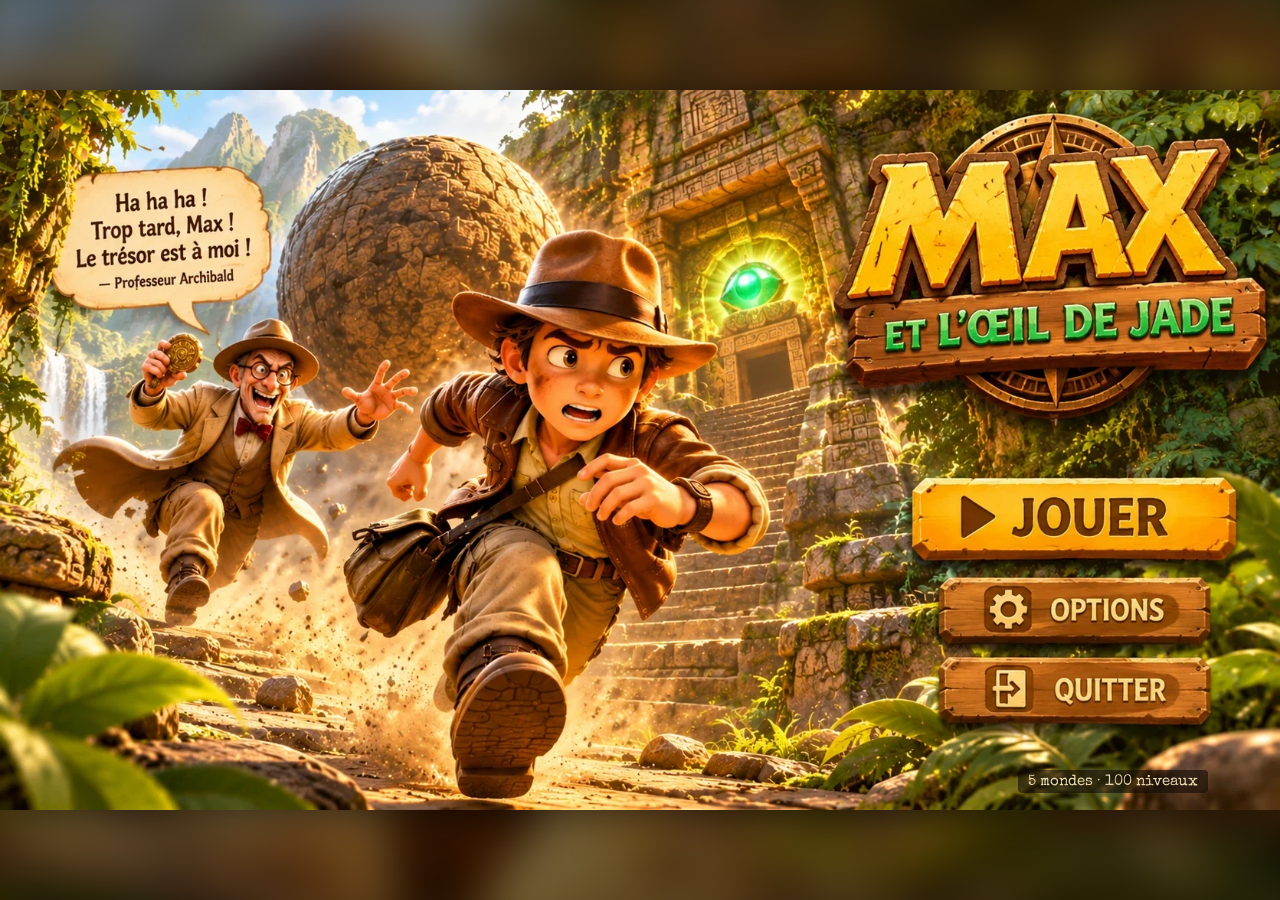
<file: jeu/index.html>
<!doctype html>
<html lang="fr">
<head>
<meta charset="utf-8">
<meta name="viewport" content="width=device-width, initial-scale=1, viewport-fit=cover, user-scalable=no">
<link rel="manifest" href="manifest.webmanifest">
<link rel="apple-touch-icon" href="icons/icon-192.png">
<meta name="apple-mobile-web-app-status-bar-style" content="black-translucent">
<meta name="apple-mobile-web-app-title" content="Max">
<!--CONTENU-->
<title>Max et l'Œil de Jade</title>
<meta name="claude:viewport-fit-sides" content="cover">
<meta name="theme-color" content="#0d0906">
<meta name="apple-mobile-web-app-capable" content="yes">
<meta name="mobile-web-app-capable" content="yes">
<link rel="preconnect" href="https://fonts.googleapis.com">
<link rel="preconnect" href="https://fonts.gstatic.com" crossorigin>
<link rel="stylesheet" href="https://fonts.googleapis.com/css2?family=Alfa+Slab+One&family=Special+Elite&family=Silkscreen:wght@400;700&family=JetBrains+Mono:wght@400;600&display=swap">
<style>
  /* Affiche de film d'aventure : torche, pierre, or vieilli. Une seule ambiance sombre et chaude,
     volontairement sans thème clair. Le jeu occupe tout l'écran, les menus sont posés dessus. */
  :root {
    --nuit: #0d0906;
    --pierre: #3a2a18;
    --parchemin: #ecdcb4;
    --or: #e2a640;
    --or-fonce: #8a5a1c;
    --sang: #c8432f;
    --texte: #f1e6cc;
    --terne: #b8a682;
    --f-titre: "Alfa Slab One", "Rockwell", Georgia, serif;
    --f-carnet: "Special Elite", "Courier New", monospace;
    --f-pix: "Silkscreen", "Courier New", monospace;
    --f-txt: "JetBrains Mono", ui-monospace, "Courier New", monospace;
    color-scheme: dark;
  }
  [hidden] { display: none !important; }
  html, body { height: 100%; }
  body {
    margin: 0; background: var(--nuit); color: var(--texte); font-family: var(--f-txt);
    overflow: hidden; touch-action: none; -webkit-user-select: none; user-select: none;
    -webkit-tap-highlight-color: transparent; overscroll-behavior: none;
  }
  /* Paysage forcé : quand le téléphone est tenu droit (rotation automatique coupée, iPhone…),
     tout le jeu est affiché de côté ; il suffit de tourner le téléphone. */
  #rot { position: fixed; inset: 0; }
  body.rot #rot { inset: auto; top: 0; transform-origin: 0 0; transform: rotate(90deg); }
  body.rot .panneau { touch-action: pan-x pan-y; }
  #cadre { position: fixed; inset: 0; display: grid; place-items: center; }
  #zone { width: 100%; height: 100%; display: grid; place-items: center; min-width: 0; }
  #scene { position: relative; }
  #jeu { display: block; width: 100%; height: 100%; }
  button { font: inherit; color: inherit; }
  :focus-visible { outline: 2px solid var(--or); outline-offset: 3px; }

  #btn-pause {
    position: fixed; top: calc(env(safe-area-inset-top, 0px) + 6px); right: calc(env(safe-area-inset-right, 0px) + 8px);
    width: 46px; height: 40px; border: 1px solid rgba(241,230,204,.25); border-radius: 6px;
    background: rgba(6,8,6,.6); display: none; place-items: center; cursor: pointer; z-index: 5;
  }
  #btn-pause span { display: block; width: 12px; height: 12px; border-left: 4px solid var(--texte); border-right: 4px solid var(--texte); box-sizing: border-box; }
  body.en-jeu #btn-pause { display: grid; }
  #btn-passer, #btn-amulette {
    position: fixed; z-index: 5; left: 50%; transform: translateX(-50%);
    bottom: calc(env(safe-area-inset-bottom, 0px) + 14px);
    font-family: var(--f-carnet); font-size: 14px; color: #2a1606; cursor: pointer;
    padding: 8px 14px; border-radius: 999px; border: 2px solid #f3c66b;
    background: linear-gradient(#f4c76c, #d38f2c); box-shadow: 0 3px 0 #6e4313, 0 6px 14px rgba(0,0,0,.45);
    animation: invite 1.6s ease-in-out infinite;
  }
  #btn-passer b { font-family: var(--f-titre); font-weight: 400; margin-left: 4px; }
  #btn-amulette { background: linear-gradient(#6fe0a8, #2a9a62); border-color: #a8f0cc; color: #062414; box-shadow: 0 3px 0 #145034, 0 6px 14px rgba(0,0,0,.45); }
  body:not(.en-jeu) #btn-passer, body:not(.en-jeu) #btn-amulette { display: none; }
  @keyframes invite { 0%, 100% { transform: translateX(-50%) scale(1) } 50% { transform: translateX(-50%) scale(1.05) } }
  @media (prefers-reduced-motion: reduce) { #btn-passer, #btn-amulette { animation: none; } }
  .compte-relance { font-family: var(--f-pix); font-size: 28px; color: var(--or); margin: 0; }
  .offres { display: grid; gap: 10px; }
  .offre { display: flex; align-items: center; justify-content: space-between; gap: 12px; flex-wrap: wrap; padding: 10px 12px; border: 1px solid rgba(236,220,180,.25); border-radius: 6px; background: rgba(236,220,180,.05); }
  .offre p { margin: 0; font-size: 14px; color: var(--parchemin); min-width: 0; }
  .offre small { display: block; color: var(--terne); font-size: 12px; }
  .solde { margin: 0; font-family: var(--f-pix); font-size: 15px; color: var(--jade, #3fd08a); }
  .ecran-video { position: relative; aspect-ratio: 16 / 9; max-height: 34vh; width: 100%; border-radius: 6px; background: linear-gradient(135deg, #1d140c, #3a2a18); display: grid; place-items: center; overflow: hidden; border: 1px solid rgba(236,220,180,.25); }
  .pub-demo { margin: 0; padding: 0 18px; text-align: center; font-size: 13px; color: var(--terne); max-width: 40ch; }
  .pub-compte { position: absolute; right: 10px; bottom: 6px; margin: 0; font-family: var(--f-pix); font-size: 18px; color: var(--or); }

  /* ---------- Contrôles tactiles ---------- */
  .pad { position: fixed; bottom: calc(env(safe-area-inset-bottom, 0px) + 10px); display: none; gap: 8px; z-index: 4; }
  body.tactile.en-jeu .pad { display: flex; }
  .pad.gauche { left: calc(env(safe-area-inset-left, 0px) + 10px); }
  .pad.droite { right: calc(env(safe-area-inset-right, 0px) + 10px); grid-template-columns: 76px 76px; justify-items: center; bottom: calc(env(safe-area-inset-bottom, 0px) + 14px); }
  body.tactile.en-jeu .pad.droite { display: grid; }
  .pad.droite .saut { grid-column: 1 / -1; justify-self: stretch; }
  .touche {
    width: 56px; height: 56px; border-radius: 50%; border: 2px solid rgba(241,230,204,.28);
    background: rgba(6,8,6,.28); display: grid; place-items: center;
    font-family: var(--f-pix); font-size: 11px; letter-spacing: .06em; color: rgba(241,230,204,.85);
    touch-action: none; transition: background .06s, transform .06s;
    position: relative;
  }
  /* zone de toucher plus large que le bouton dessiné : un appui un peu à côté compte quand même */
  .touche::after { content: ""; position: absolute; inset: -10px; border-radius: 50%; }
  /* SAUT : un grand rectangle, et sa zone de toucher va jusqu'aux bords de l'écran */
  .touche.saut::after { inset: -6px -40px -40px -26px; border-radius: 18px; }
  .touche.on { background: rgba(226,166,64,.35); border-color: var(--or); transform: scale(.94); }
  .touche.saut { width: auto; height: 84px; border-radius: 18px; font-size: 14px; }
  .touche.tnt { color: var(--sang); }
  /* flèches : deux grandes touches collées ; on glisse le doigt de l'une à l'autre sans le lever,
     et toute la zone autour (et entre) compte : moitié gauche = ◀, moitié droite = ▶ */
  .pad.gauche { gap: 4px; touch-action: none; }
  .pad.gauche::before { content: ""; position: absolute; inset: -26px -30px -12px -12px; }
  .touche.dir { width: 88px; height: 70px; border-radius: 24px; pointer-events: none; }
  .touche.dir .fleche { border-top-width: 14px; border-bottom-width: 14px; }
  .touche.dir .fleche.g { border-right-width: 20px; }
  .touche.dir .fleche.d { border-left-width: 20px; }
  @media (max-height: 340px) { .touche.dir { width: 76px; height: 60px; } .touche.saut { height: 72px; } .pad.droite { grid-template-columns: 70px 70px; } }
  .fleche { width: 0; height: 0; border-top: 11px solid transparent; border-bottom: 11px solid transparent; }
  .fleche.g { border-right: 16px solid currentColor; margin-right: 4px; }
  .fleche.d { border-left: 16px solid currentColor; margin-left: 4px; }

  /* ---------- Panneaux ---------- */
  .panneau {
    position: fixed; inset: 0; z-index: 10; display: grid; place-items: center;
    padding-block: max(16px, env(safe-area-inset-top, 0px)) max(16px, env(safe-area-inset-bottom, 0px));
    padding-left: max(16px, env(safe-area-inset-left, 0px)); padding-right: max(16px, env(safe-area-inset-right, 0px));
    background: rgba(13,9,6,.88); overflow-y: auto; touch-action: pan-y;
  }
  .carte { width: min(100%, 580px); display: grid; gap: 14px; }
  /* un panneau plus haut que l'écran reste défilable depuis le haut */
  .panneau:not(.accueil) { place-items: start center; }
  .panneau:not(.accueil) > .carte { margin-block: auto; }
  .surtitre { font-family: var(--f-pix); font-size: 12px; letter-spacing: .14em; color: var(--terne); margin: 0; }
  h2 { font-family: var(--f-titre); font-weight: 400; font-size: 30px; margin: 0; color: var(--or); letter-spacing: .01em; }
  .recit { margin: 0; color: var(--terne); line-height: 1.55; font-size: 15px; max-width: 60ch; }
  .actions { display: flex; flex-wrap: wrap; gap: 10px; align-items: center; }
  .bouton {
    font-family: var(--f-titre); font-size: 17px; letter-spacing: .03em; padding: 12px 22px; border-radius: 3px; cursor: pointer;
    border: 2px solid #f3c66b; color: #2a1606;
    background: linear-gradient(#f4c76c, #d38f2c);
    box-shadow: 0 3px 0 #6e4313, 0 6px 14px rgba(0,0,0,.45);
    text-shadow: 0 1px 0 rgba(255,235,190,.6);
  }
  .bouton:active { transform: translateY(2px); box-shadow: 0 1px 0 #6e4313; }
  .bouton.discret { font-family: var(--f-carnet); font-size: 15px; background: rgba(236,220,180,.08); color: var(--parchemin); border-color: rgba(236,220,180,.35); box-shadow: none; text-shadow: none; }

  /* ---------- Accueil ---------- */
  .presente { font-family: var(--f-carnet); font-size: 15px; color: var(--terne); margin: 0; letter-spacing: .04em; }
  .titre {
    margin: 0; font-family: var(--f-titre); font-weight: 400; line-height: .9; text-wrap: balance;
    transform: rotate(-3deg); transform-origin: left center;
    color: #f5c463;
    background: linear-gradient(180deg, #fff0b8 0%, #f2b94a 45%, #b9711f 100%);
    -webkit-background-clip: text; background-clip: text; -webkit-text-fill-color: transparent;
    filter: drop-shadow(0 2px 0 #5a3410) drop-shadow(0 4px 0 #3a210a) drop-shadow(0 10px 14px rgba(0,0,0,.7));
  }
  .titre .l1 { display: block; font-size: clamp(30px, 5.2vw, 56px); letter-spacing: .02em; }
  .titre .l2 { display: block; font-size: clamp(44px, 7vw, 76px); letter-spacing: .01em; white-space: nowrap; }
  .citation-accueil { margin: 6px 0 0; font-family: var(--f-carnet); font-size: 16px; color: var(--parchemin); max-width: 36ch; line-height: 1.4; transition: opacity .35s; min-height: 2.8em; }
  .citation-accueil.fondu { opacity: 0; }
  .signature { display: block; font-size: 13px; color: var(--or); margin-top: 2px; }
  .stats-accueil { margin: 0; font-family: var(--f-carnet); font-size: 13px; color: var(--terne); }
  .astuce { margin: 0; font-size: 12px; color: var(--terne); border-left: 2px solid var(--or); padding-left: 10px; }
  .clavier { font-size: 12px; color: var(--terne); margin: 0; line-height: 1.6; }
  .clavier kbd { font-family: var(--f-txt); color: var(--texte); border: 1px solid rgba(241,230,204,.25); border-radius: 3px; padding: 0 4px; }
  body.tactile .clavier { display: none; }

  /* ---------- Accueil : l'affiche, toujours entière ; boutons posés sur ceux de l'image ---------- */
  #ecran-titre.accueil { padding: 0; place-items: center; background: var(--nuit); overflow: hidden; }
  #ecran-titre.accueil::before {
    content: ""; position: absolute; inset: -40px;
    background: url("images/accueil.webp") center / cover no-repeat;
    filter: blur(24px) brightness(.45) saturate(1.1);
  }
  .affiche {
    position: relative; aspect-ratio: 1671 / 941;
    width: min(100vw, 100vh * 1671 / 941); width: min(100vw, 100dvh * 1671 / 941);
    width: min(var(--lw, 100vw), var(--lh, 100vh) * 1671 / 941);
    max-width: 100%; box-shadow: 0 0 40px rgba(0,0,0,.6);
  }
  .affiche img { display: block; width: 100%; height: 100%; -webkit-user-drag: none; }
  .zone { position: absolute; border: 0; padding: 0; background: transparent; cursor: pointer; border-radius: 10px; transition: background .12s, box-shadow .12s, transform .08s; }
  .zone:hover, .zone:focus-visible { background: rgba(255,235,170,.14); box-shadow: 0 0 0 3px rgba(255,214,120,.75), 0 0 24px rgba(255,200,90,.45); outline: none; }
  .zone:active { transform: translateY(2px); background: rgba(0,0,0,.12); }
  .z-jouer { left: 71.2%; top: 54%; width: 25.2%; height: 11.2%; }
  .z-options { left: 73.4%; top: 68%; width: 21.1%; height: 8.8%; }
  .z-quitter { left: 73.4%; top: 79.1%; width: 21.1%; height: 8.8%; }
  .progression {
    position: absolute; right: 5.6%; bottom: 2.4%; margin: 0;
    font-family: var(--f-carnet); font-size: clamp(11px, 1.5vw, 15px); color: var(--parchemin);
    background: rgba(20,12,5,.62); padding: 4px 10px; border-radius: 4px;
  }
  @media (prefers-reduced-motion: reduce) { .zone { transition: none; } }

  /* ---------- Choix du niveau ---------- */
  /* ---------- Fin de niveau : le récit ---------- */
  .recit-carte { width: min(100%, 640px); }
  .recit-ligne { display: grid; grid-template-columns: 80px 1fr; gap: 16px; align-items: start; }
  .recit-portrait { width: 80px; height: 96px; image-rendering: pixelated; background: rgba(236,220,180,.08); border: 1px solid rgba(236,220,180,.25); border-radius: 6px; }
  .recit-bulle { margin: 0; font-family: var(--f-carnet); font-size: 18px; line-height: 1.5; color: var(--parchemin); background: rgba(236,220,180,.07); border-left: 3px solid var(--or); padding: 10px 14px; border-radius: 0 6px 6px 0; }
  .recit-badge { display: inline-block; margin: 0 0 8px; font-family: var(--f-pix); font-size: 11px; letter-spacing: .12em; text-transform: uppercase; background: #3d6c8c; color: #fff; padding: 2px 8px; border-radius: 4px; }
  .recit-morts { font-family: var(--f-pix); font-size: 12px; color: var(--terne); }

  /* ---------- Carte des mondes ---------- */
  .panneau.mondes { padding: 0; place-items: stretch; background: radial-gradient(circle at 50% 40%, #4a3020, #1a0f08 75%); overflow: hidden; }
  .mondes-carte { position: absolute; inset: 0; display: grid; place-items: center;
    padding: env(safe-area-inset-top, 0px) env(safe-area-inset-right, 0px) env(safe-area-inset-bottom, 0px) env(safe-area-inset-left, 0px); }
  .mo-svg { width: 100%; height: 100%; display: block; }
  .mo-retour { position: absolute; top: calc(env(safe-area-inset-top, 0px) + 8px); left: calc(env(safe-area-inset-left, 0px) + 10px); z-index: 2; background: rgba(20,12,6,.75) !important; }
  .mo-fleche { position: absolute; top: calc(env(safe-area-inset-top, 0px) + 8px); z-index: 2; min-width: 52px; padding: 10px 0 !important; background: rgba(20,12,6,.75) !important; }
  .mo-prec { right: calc(env(safe-area-inset-right, 0px) + 70px); }
  .mo-suiv { right: calc(env(safe-area-inset-right, 0px) + 10px); }
  .mo-msg { position: absolute; left: 50%; bottom: 14px; transform: translateX(-50%); margin: 0; z-index: 3; background: rgba(20,12,6,.9); color: var(--parchemin);
    border: 1px solid var(--or); border-radius: 6px; padding: 8px 14px; font-family: var(--f-carnet); font-size: 15px; white-space: nowrap; }
  .mo-titre { font-family: var(--f-titre); font-size: 34px; fill: #fff3d6; letter-spacing: .02em; }
  .mo-sous { font-family: var(--f-carnet); font-size: 24px; fill: #fff3d6; paint-order: stroke; stroke: #1a0f06; stroke-width: 5px; }
  .mo-nom { font-family: var(--f-titre); font-size: 21px; fill: #3b2a1a; }
  .mo-score { font-family: var(--f-carnet); font-size: 21px; fill: #3b2a1a; paint-order: stroke; stroke: #f3e2b8; stroke-width: 6px; }
  .mo-num { font-family: var(--f-titre); font-size: 20px; fill: #fff3d6; paint-order: stroke; stroke: #3b2a1a; stroke-width: 5px; }
  .mo-bientot, .mo-petit { font-family: var(--f-carnet); font-size: 20px; fill: #6b5a3a; }
  .mo-etiq { font-family: var(--f-pix); font-size: 13px; fill: #3b2a1a; }
  .mo-chiffre { font-family: var(--f-titre); font-size: 32px; fill: #fff6dc; paint-order: stroke; stroke: #3b2a1a; stroke-width: 5px; }
  .mo-chiffre.eteint { fill: #9a8c78; stroke: #2a221c; }
  .mo-record { font-family: var(--f-pix); font-size: 14px; fill: #fff3d6; }
  .mo-cart-num { font-family: var(--f-pix); font-size: 16px; fill: #fff3d6; letter-spacing: .06em; }
  .mo-cart-titre { font-family: var(--f-titre); font-size: 28px; fill: #3b2a1a; }
  .mo-cart-info { font-family: var(--f-carnet); font-size: 19px; fill: #6b5236; }
  .mo-jouer-txt { font-family: var(--f-titre); font-size: 32px; fill: #2a1606; letter-spacing: .06em; }
  .mo-monde, .mo-niv, .mo-jouer { cursor: pointer; outline: none; }
  .mo-monde.ferme, .mo-niv.ferme { cursor: not-allowed; }
  .mo-monde:not(.ferme):hover > circle:nth-of-type(4), .mo-monde:focus-visible > circle:nth-of-type(4) { stroke: #fff3c4; }
  .mo-niv:not(.ferme):hover > circle, .mo-niv:focus-visible > circle { filter: brightness(1.12); }
  .mo-jouer:hover rect, .mo-jouer:focus-visible rect { filter: brightness(1.1); stroke: #fff3c4; }
  #mo-max { transition: transform 1.6s cubic-bezier(.45,.05,.35,1); }
  .mo-saut { animation: mo-saut 1.2s ease-in-out infinite; }
  @keyframes mo-saut { 0%, 100% { transform: translateY(0); } 50% { transform: translateY(-8px); } }
  .mo-halo { animation: mo-halo 1.4s ease-in-out infinite; transform-box: fill-box; transform-origin: center; }
  @keyframes mo-halo { 0%, 100% { opacity: 1; } 50% { opacity: .35; } }
  @media (prefers-reduced-motion: reduce) { .mo-saut, .mo-halo { animation: none; } #mo-max { transition: none; } }
  .entete { display: flex; align-items: center; justify-content: space-between; gap: 12px; flex-wrap: wrap; }
  .legende { display: flex; flex-wrap: wrap; gap: 6px 14px; margin: 0; padding: 0; list-style: none; font-size: 12px; color: var(--terne); }
  .legende li { display: flex; align-items: center; gap: 6px; }
  .legende i { width: 10px; height: 3px; display: inline-block; }
  #liste-niveaux { display: grid; gap: 14px; }

  .stats { display: grid; grid-template-columns: repeat(3, minmax(0, 1fr)); gap: 10px; margin: 0; }
  .stats div { border-top: 2px solid var(--pierre); padding-top: 8px; min-width: 0; }
  .stats dt { font-size: 10px; letter-spacing: .12em; text-transform: uppercase; color: var(--terne); }
  .stats dd { margin: 4px 0 0; font-family: var(--f-pix); font-size: 15px; font-variant-numeric: tabular-nums; overflow-wrap: anywhere; }
  .citation { margin: 0; color: var(--or); font-size: 16px; font-family: var(--f-carnet); }
  .interrupteur { display: flex; align-items: center; gap: 10px; font-size: 14px; color: var(--parchemin); cursor: pointer; }
  .interrupteur input { width: 20px; height: 20px; accent-color: var(--or); }
  .choix { border: 0; margin: 0; padding: 0; display: flex; flex-wrap: wrap; gap: 8px; }
  .choix legend { font-size: 13px; color: var(--terne); margin-bottom: 6px; padding: 0; }
  .choix label { display: flex; align-items: center; gap: 6px; padding: 7px 12px; border: 1px solid rgba(236,220,180,.3); border-radius: 999px; font-size: 14px; cursor: pointer; }
  .choix label:has(input:checked) { border-color: var(--or); background: rgba(226,166,64,.16); }
  .choix input { accent-color: var(--or); }
  .champ { display: grid; gap: 6px; font-size: 13px; color: var(--terne); }
  .champ textarea, .champ input { font: 15px var(--f-txt); color: var(--texte); background: rgba(0,0,0,.35); border: 1px solid rgba(236,220,180,.3); border-radius: 4px; padding: 10px; -webkit-user-select: text; user-select: text; touch-action: auto; }
  .champ textarea:focus, .champ input:focus { outline: 2px solid var(--or); outline-offset: 1px; }
  .apercu { margin: 0; white-space: pre-wrap; font: 12px var(--f-txt); color: var(--parchemin); background: rgba(0,0,0,.35); padding: 10px; border-radius: 4px; max-height: 30vh; overflow: auto; -webkit-user-select: text; user-select: text; }
  .sous-titre { margin: 4px 0 0; font-family: var(--f-titre); font-weight: 400; font-size: 17px; color: var(--parchemin); }
  .classement { margin: 0; padding-left: 22px; display: grid; gap: 4px; font-size: 14px; color: var(--parchemin); font-variant-numeric: tabular-nums; }
  .classement li span { color: var(--terne); }

  #tourner {
    position: fixed; inset: 0; z-index: 20; display: grid; place-items: center; text-align: center;
    padding-left: max(16px, env(safe-area-inset-left, 0px)); padding-right: max(16px, env(safe-area-inset-right, 0px));
    background: var(--nuit);
  }
  #tourner .tel { width: 44px; height: 72px; border: 3px solid var(--or); border-radius: 8px; margin: 0 auto 18px; animation: pivot 2s ease-in-out infinite; }
  @keyframes pivot { 0%, 30% { transform: rotate(0) } 60%, 100% { transform: rotate(-90deg) } }
  @media (prefers-reduced-motion: reduce) { #tourner .tel { animation: none; transform: rotate(-90deg); } .touche, .citation-accueil { transition: none; } }
  @media (max-height: 430px) {
    #ecran-titre .carte { gap: 8px; }
    .titre .l1 { font-size: 26px; } .titre .l2 { font-size: 44px; }
    .citation-accueil { font-size: 14px; min-height: 2.6em; }
    .bouton { font-size: 15px; padding: 10px 16px; }
    .bouton.discret { font-size: 13px; padding: 9px 12px; }
  }
</style>

<div id="rot">
<div id="cadre">
  <div id="zone">
    <div id="scene"><canvas id="jeu" aria-label="Zone de jeu"></canvas></div>
  </div>
</div>

<button id="btn-pause" type="button" aria-label="Pause"><span></span></button>
<button id="btn-passer" class="pilule" type="button" hidden>Toujours bloqué ? Passer ce niveau <b>▶ vidéo</b></button>
<button id="btn-amulette" class="pilule jade" type="button" hidden>✦ Activer une amulette</button>

<div class="pad gauche" aria-hidden="true">
  <div class="touche dir" data-dir="left"><span class="fleche g"></span></div>
  <div class="touche dir" data-dir="right"><span class="fleche d"></span></div>
</div>
<div class="pad droite" aria-hidden="true">
  <div class="touche tnt" data-btn="tnt">TNT</div>
  <div class="touche" data-btn="fire">COUP</div>
  <div class="touche saut" data-btn="jump">SAUT</div>
</div>

<section id="ecran-titre" class="panneau accueil">
  <div class="affiche">
    <img src="images/accueil.webp" alt="Max et l'Œil de Jade : Max fuit un rocher géant, poursuivi par le professeur Archibald qui ricane" draggable="false">
    <button id="btn-jouer" class="zone z-jouer" type="button" data-level="0" aria-label="Jouer"></button>
    <button id="btn-options" class="zone z-options" type="button" aria-label="Options"></button>
    <button id="btn-quitter" class="zone z-quitter" type="button" aria-label="Quitter"></button>
    <p class="progression" id="accueil-stats">100 niveaux · 10 actes</p>
  </div>
</section>

<section id="ecran-options" class="panneau" hidden>
  <div class="carte">
    <div class="entete">
      <h2>Options</h2>
      <button id="btn-retour-options" class="bouton discret" type="button">Retour</button>
    </div>
    <div class="actions">
      <button id="btn-niveaux" class="bouton" type="button">Carte des mondes</button>
      <button class="bouton discret" type="button" data-avis>Donner mon avis</button>
      <button id="btn-stats" class="bouton discret" type="button">Mes statistiques</button>
      <button class="bouton discret" type="button" data-boutique>Boutique ✦</button>
      <button class="bouton discret" type="button" data-son>Son : activé</button>
      <button class="bouton discret" type="button" data-plein>Plein écran</button>
    </div>
    <label class="interrupteur" for="mode-testeur">
      <input type="checkbox" id="mode-testeur">
      <span>Mode testeur : les 100 niveaux sont débloqués</span>
    </label>
    <p class="astuce" id="astuce-plein" hidden></p>
    <p class="recit">Saute sur les ennemis ou assomme-les d'un coup de massue. La dynamite ouvre les murs fissurés. Ramasse les pièces d'or et arrive à l'Œil de Jade avant le professeur Archibald.</p>
    <p class="clavier"><kbd>←</kbd> <kbd>→</kbd> courir · <kbd>↑</kbd> sauter · <kbd>X</kbd> massue · <kbd>C</kbd> dynamite · <kbd>R</kbd> recommencer · <kbd>Échap</kbd> pause</p>
  </div>
</section>

<section id="ecran-quitter" class="panneau" hidden>
  <div class="carte">
    <h2>Déjà ?</h2>
    <p class="citation">« Tu abandonnes ? Merci, Max, l'Œil de Jade sera à moi ! » — Archibald</p>
    <p class="recit">Sur le web, il suffit de fermer l'onglet. Ta progression est gardée.</p>
    <div class="actions">
      <button id="btn-rester" class="bouton" type="button">Non, je reste !</button>
    </div>
  </div>
</section>

<section id="ecran-mondes" class="panneau mondes" hidden>
  <div id="mondes-carte" class="mondes-carte"></div>
  <button id="btn-mondes-retour" class="bouton discret mo-retour" type="button">◀ Retour</button>
  <button id="btn-mondes-prec" class="bouton discret mo-fleche mo-prec" type="button" aria-label="Monde précédent" hidden>◀</button>
  <button id="btn-mondes-suiv" class="bouton discret mo-fleche mo-suiv" type="button" aria-label="Monde suivant" hidden>▶</button>
  <p id="mondes-msg" class="mo-msg" role="status" hidden></p>
</section>

<section id="ecran-recit" class="panneau recit-fin" hidden>
  <div class="carte recit-carte">
    <p class="surtitre" id="recit-surtitre">Niveau terminé</p>
    <div class="recit-ligne">
      <img id="recit-archibald" class="recit-portrait" alt="Le professeur Archibald" width="80" height="96">
      <div>
        <p class="recit-badge" id="recit-histoire" hidden>Histoire</p>
        <p class="recit-bulle" id="recit-texte"></p>
      </div>
    </div>
    <div class="actions"><button id="btn-recit-suite" class="bouton" type="button">Continuer ▶</button><span class="recit-morts" id="recit-morts"></span></div>
  </div>
</section>

<section id="ecran-avis" class="panneau" hidden>
  <form class="carte" id="form-avis">
    <div class="entete">
      <h2>Ton avis</h2>
      <button id="btn-retour-avis" class="bouton discret" type="button">Retour</button>
    </div>
    <p class="recit" id="avis-contexte">Merci de tester le jeu ! Ton message sera envoyé avec ton niveau et tes statistiques.</p>
    <fieldset class="choix">
      <legend>Ce niveau, c'était…</legend>
      <label><input type="radio" name="ressenti" value="Trop facile" id="r-facile"> Trop facile</label>
      <label><input type="radio" name="ressenti" value="Bien dosé" id="r-bien" checked> Bien dosé</label>
      <label><input type="radio" name="ressenti" value="Trop dur" id="r-dur"> Trop dur</label>
      <label><input type="radio" name="ressenti" value="Bug" id="r-bug"> Un bug</label>
    </fieldset>
    <label class="champ" for="avis-texte">Ton message
      <textarea id="avis-texte" rows="4" placeholder="Ce qui t'a plu, ce qui t'a énervé, ce qui ne marchait pas…"></textarea>
    </label>
    <label class="champ" for="avis-nom">Ton prénom (facultatif)
      <input type="text" id="avis-nom" autocomplete="given-name">
    </label>
    <div class="actions">
      <button id="btn-partager" class="bouton" type="submit">Envoyer</button>
      <button id="btn-copier" class="bouton discret" type="button">Copier le message</button>
    </div>
    <p class="astuce" id="avis-retour" hidden></p>
    <pre class="apercu" id="avis-apercu" hidden></pre>
  </form>
</section>

<section id="ecran-stats" class="panneau" hidden>
  <div class="carte">
    <div class="entete">
      <h2>Mes statistiques</h2>
      <button id="btn-retour-stats" class="bouton discret" type="button">Retour</button>
    </div>
    <dl class="stats" id="stats-totaux"></dl>
    <h3 class="sous-titre">Les niveaux où tu tombes le plus</h3>
    <ol class="classement" id="stats-pires"></ol>
  </div>
</section>

<section id="ecran-pub" class="panneau" hidden>
  <div class="carte">
    <p class="surtitre" id="pub-etiquette">VIDÉO SPONSORISÉE</p>
    <h2 id="pub-titre">Passer le niveau</h2>
    <div class="ecran-video" id="pub-video">
      <p class="pub-demo">Démo pour les testeurs : dans la version des stores, une vraie publicité vidéo s'affichera ici.</p>
      <p class="pub-compte" id="pub-compte">5</p>
    </div>
    <p class="recit" id="pub-texte">Regarde la vidéo jusqu'au bout pour passer ce niveau. Archibald, lui, n'a pas besoin de publicité pour tricher.</p>
    <div class="actions">
      <button id="btn-pub-lancer" class="bouton" type="button">▶ Regarder la vidéo</button>
      <button id="btn-pub-annuler" class="bouton discret" type="button">Non merci, je réessaie</button>
    </div>
  </div>
</section>

<section id="ecran-relance" class="panneau" hidden>
  <div class="carte">
    <p class="surtitre">TU Y ÉTAIS PRESQUE !</p>
    <h2>Repartir d'ici ?</h2>
    <p class="recit">Max repart juste avant sa chute, protégé par une amulette de jade (2 coups absorbés).</p>
    <p class="compte-relance" id="relance-compte" aria-live="polite">4</p>
    <div class="actions">
      <button id="btn-relance-amulette" class="bouton" type="button">✦ Oui, avec une amulette</button>
      <button id="btn-relance-video" class="bouton discret" type="button">▶ Oui, avec une vidéo</button>
      <button id="btn-relance-non" class="bouton discret" type="button">Non, je recommence</button>
    </div>
  </div>
</section>

<section id="ecran-boutique" class="panneau" hidden>
  <div class="carte">
    <div class="entete">
      <h2>Boutique ✦</h2>
      <button id="btn-retour-boutique" class="bouton discret" type="button">Retour</button>
    </div>
    <p class="solde" id="boutique-solde">0 pièces · 0 amulettes</p>
    <p class="recit">Une amulette de jade absorbe 2 coups dans un niveau (pas les chutes dans le vide). Tu peux l'activer après quelques chutes, ou t'en servir pour repartir de l'endroit où tu es tombé.</p>
    <div class="offres">
      <div class="offre"><p>Échanger tes pièces d'or<small>Ramasse-les dans les niveaux</small></p><button id="btn-echange" class="bouton discret" type="button">Échanger 30 pièces → 1 amulette</button></div>
      <div class="offre"><p>Regarder une vidéo<small>Gratuit</small></p><button id="btn-video-amulette" class="bouton discret" type="button">▶ +1 amulette</button></div>
      <div class="offre"><p>10 amulettes de jade</p><button id="btn-pack-10" class="bouton" type="button">0,99 €</button></div>
      <div class="offre"><p>Pack aventurier<small>40 amulettes + chapeau doré pour Max</small></p><button id="btn-pack-aventurier" class="bouton" type="button">2,99 €</button></div>
    </div>
    <p class="astuce" id="boutique-demo">Version de test : les achats et les vidéos sont simulés, rien n'est payé. Les vrais achats arriveront avec l'appli des stores.</p>
    <p class="astuce" id="boutique-retour" hidden></p>
  </div>
</section>

<section id="ecran-achat" class="panneau" hidden>
  <div class="carte">
    <p class="surtitre">ACHAT SIMULÉ · DÉMO</p>
    <h2 id="achat-nom">10 amulettes de jade</h2>
    <p class="recit">Prix dans l'appli : <strong id="achat-prix">0,99 €</strong>. Ici, c'est une démonstration pour les testeurs : aucun paiement n'est demandé.</p>
    <div class="actions">
      <button id="btn-achat-ok" class="bouton" type="button">Simuler l'achat</button>
      <button id="btn-achat-non" class="bouton discret" type="button">Annuler</button>
    </div>
  </div>
</section>

<section id="ecran-pause" class="panneau" hidden>
  <div class="carte">
    <h2>Pause</h2>
    <p class="recit">Recommencer le niveau compte comme une chute. Archibald, lui, ne s'arrête pas.</p>
    <div class="actions">
      <button id="btn-reprendre" class="bouton" type="button">Reprendre</button>
      <button id="btn-recommencer" class="bouton discret" type="button">Recommencer</button>
      <button id="btn-carte-pause" class="bouton discret" type="button">Carte du monde</button>
      <button id="btn-accueil" class="bouton discret" type="button">Accueil</button>
      <button id="btn-utiliser-amulette" class="bouton discret" type="button" hidden>✦ Activer une amulette</button>
      <button class="bouton discret" type="button" data-boutique>Boutique ✦</button>
      <button id="btn-passer-pause" class="bouton discret" type="button">Passer ce niveau ▶ vidéo</button>
      <button class="bouton discret" type="button" data-avis>Donner mon avis</button>
      <button class="bouton discret" type="button" data-plein>Plein écran</button>
      <button class="bouton discret" type="button" data-son>Son : activé</button>
    </div>
  </div>
</section>

<section id="ecran-fin" class="panneau" hidden>
  <div class="carte">
    <p class="surtitre">LES 100 NIVEAUX SONT TERMINÉS</p>
    <h2>L'Œil de Jade est à toi !</h2>
    <p class="citation" id="fin-mot"></p>
    <dl class="stats">
      <div><dt>Morts au total</dt><dd id="fin-morts">0</dd></div>
      <div><dt>Pièces d'or</dt><dd id="fin-pieces">0</dd></div>
      <div><dt>Niveau le plus cruel</dt><dd id="fin-pire">–</dd></div>
    </dl>
    <div class="actions">
      <button id="btn-fin-accueil" class="bouton" type="button">Retour à l'accueil</button>
    </div>
  </div>
</section>

<div id="tourner" hidden>
  <div>
    <div class="tel"></div>
    <p class="surtitre">TOURNE TON TÉLÉPHONE</p>
    <p class="recit">Le temple se joue à l'horizontale.</p>
  </div>
</div>

</div>
<script src="levels.js"></script>
<script src="mondes.js"></script>
<script src="game.js"></script>
<!--/CONTENU-->
</html>
</file>
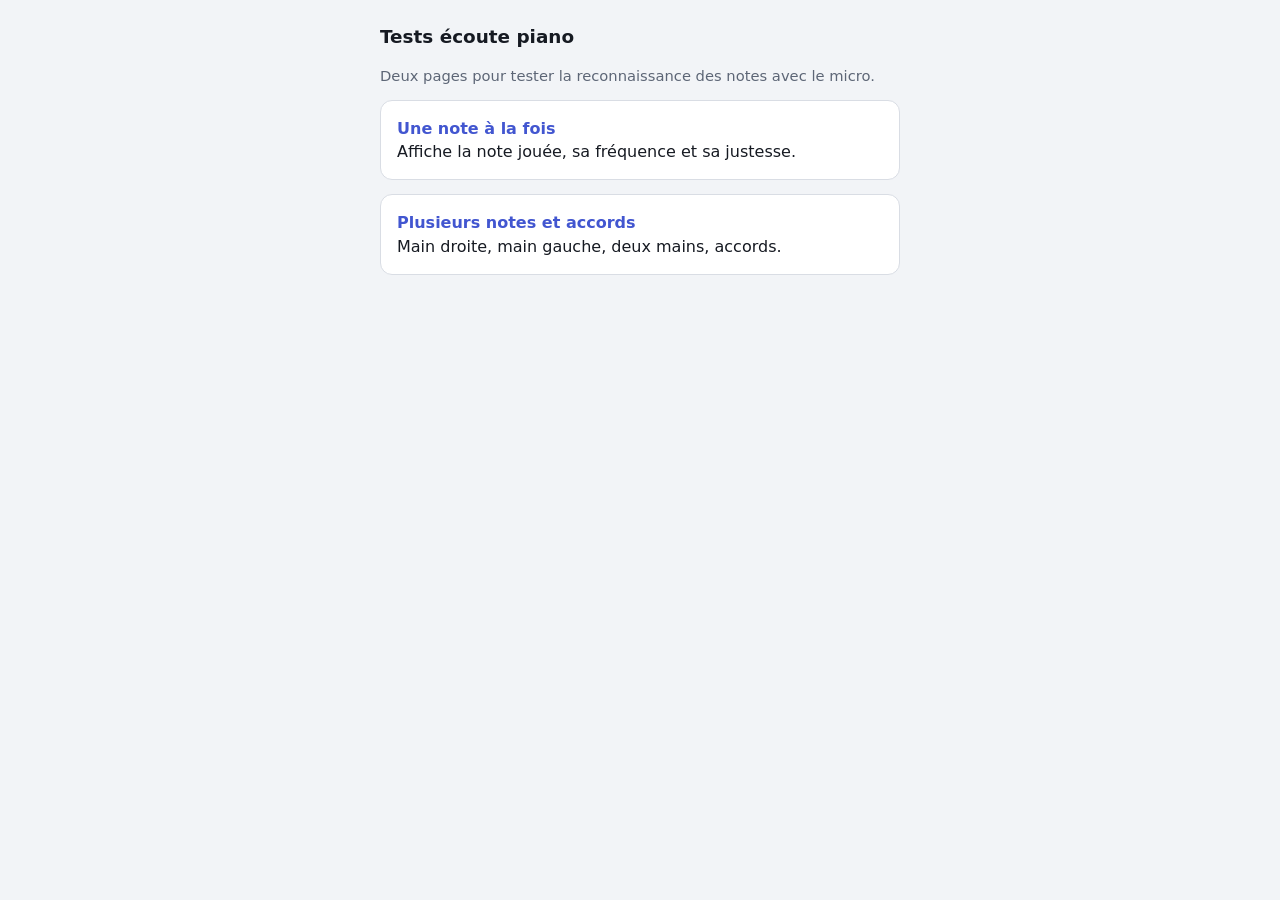
<file: test-ecoute/index.html>
<!doctype html>
<html lang="fr">
<head>
<meta charset="utf-8">
<meta name="viewport" content="width=device-width, initial-scale=1">
<title>Tests écoute piano</title>
<style>
  :root { --bg: #f2f4f7; --surface: #fff; --line: #d9dde4; --fg: #161a22; --muted: #5d6676; --accent: #4256d0; color-scheme: light; }
  @media (prefers-color-scheme: dark) {
    :root { --bg: #12151b; --surface: #1b1f27; --line: #2e3440; --fg: #eceff4; --muted: #9aa3b2; --accent: #7e8dff; color-scheme: dark; }
  }
  body { margin: 0; background: var(--bg); color: var(--fg); font: 16px/1.45 system-ui, sans-serif; padding: 24px 16px; }
  main { max-width: 520px; margin: 0 auto; display: grid; gap: 14px; }
  h1 { font-size: 1.15rem; margin: 0; }
  p { margin: 0; color: var(--muted); font-size: .92rem; }
  a.card { display: block; background: var(--surface); border: 1px solid var(--line); border-radius: 12px; padding: 16px; color: var(--fg); text-decoration: none; }
  a.card:focus-visible { outline: 3px solid var(--accent); outline-offset: 2px; }
  a.card b { display: block; color: var(--accent); }
</style>
</head>
<body>
<main>
  <h1>Tests écoute piano</h1>
  <p>Deux pages pour tester la reconnaissance des notes avec le micro.</p>
  <a class="card" href="test-ecoute-piano.html"><b>Une note à la fois</b>Affiche la note jouée, sa fréquence et sa justesse.</a>
  <a class="card" href="test-ecoute-piano-accords.html"><b>Plusieurs notes et accords</b>Main droite, main gauche, deux mains, accords.</a>
</main>
</body>
</html>
</file>
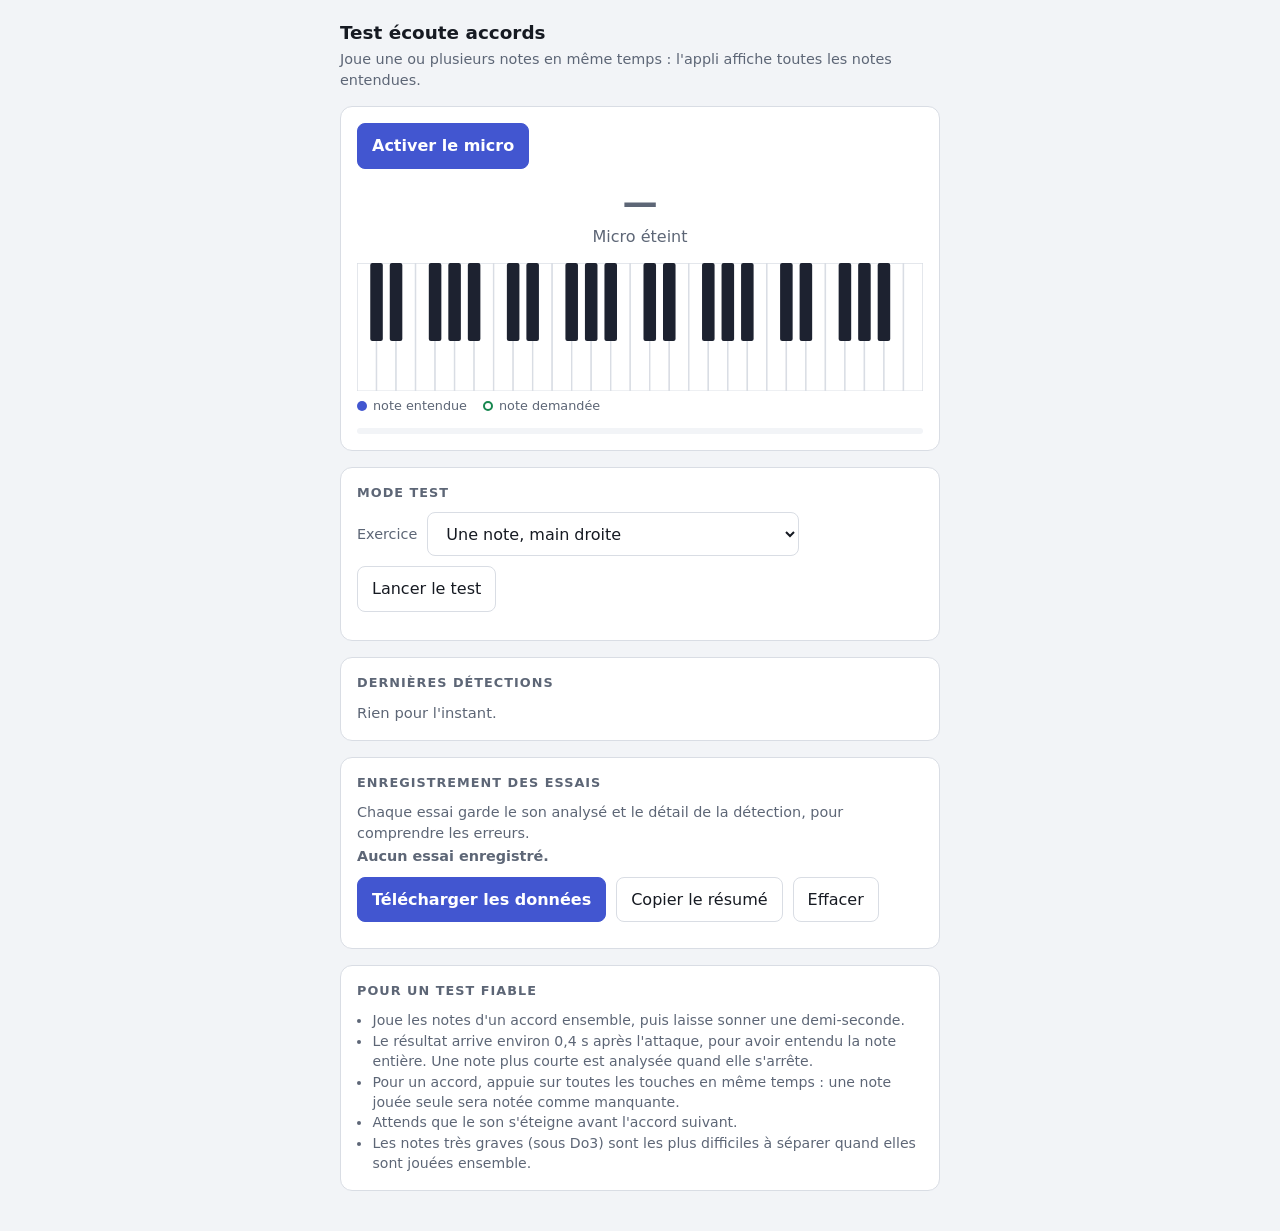
<file: test-ecoute/test-ecoute-piano-accords.html>
<!doctype html>
<html lang="fr">
<head>
<meta charset="utf-8">
<meta name="viewport" content="width=device-width, initial-scale=1, viewport-fit=cover">
<title>Test écoute accords</title>
<style>
  :root {
    --bg: #f2f4f7;
    --surface: #ffffff;
    --line: #d9dde4;
    --fg: #161a22;
    --muted: #5d6676;
    --accent: #4256d0;
    --accent-fg: #ffffff;
    --ok: #17874f;
    --bad: #c8392f;
    --key-w: #ffffff;
    --key-b: #1d2230;
    color-scheme: light;
  }
  @media (prefers-color-scheme: dark) {
    :root:not([data-theme="light"]) {
      --bg: #12151b;
      --surface: #1b1f27;
      --line: #2e3440;
      --fg: #eceff4;
      --muted: #9aa3b2;
      --accent: #7e8dff;
      --accent-fg: #10131a;
      --ok: #3ecf8e;
      --bad: #ff6b60;
      --key-w: #e9ecf2;
      --key-b: #0b0d12;
      color-scheme: dark;
    }
  }
  * { box-sizing: border-box; }
  body {
    margin: 0; background: var(--bg); color: var(--fg);
    font: 16px/1.45 system-ui, -apple-system, "Segoe UI", Roboto, sans-serif;
    padding-block: 20px 40px;
    padding-left: max(16px, env(safe-area-inset-left, 0px));
    padding-right: max(16px, env(safe-area-inset-right, 0px));
  }
  main { max-width: 600px; margin: 0 auto; display: grid; gap: 16px; }
  h1 { font-size: 1.15rem; margin: 0; }
  h2 { font-size: .8rem; text-transform: uppercase; letter-spacing: .08em; color: var(--muted); margin: 0 0 10px; }
  .sub { color: var(--muted); font-size: .9rem; margin: 2px 0 0; }
  .card { background: var(--surface); border: 1px solid var(--line); border-radius: 12px; padding: 16px; min-width: 0; }
  button, select {
    font: inherit; color: var(--fg); background: var(--surface);
    border: 1px solid var(--line); border-radius: 8px; padding: 10px 14px; min-height: 44px;
  }
  button { cursor: pointer; }
  button.primary { background: var(--accent); color: var(--accent-fg); border-color: var(--accent); font-weight: 600; }
  button:focus-visible, select:focus-visible { outline: 3px solid var(--accent); outline-offset: 2px; }
  .row { display: flex; gap: 10px; flex-wrap: wrap; align-items: center; }
  .err { color: var(--bad); margin: 10px 0 0; font-size: .92rem; }

  .big { text-align: center; padding-top: 14px; }
  .notes { font-size: 2.2rem; font-weight: 700; line-height: 1.15; min-height: 1.15em; overflow-wrap: anywhere; }
  .notes.dim { color: var(--muted); }
  .notes.locked { color: var(--ok); }
  .chord { color: var(--muted); min-height: 1.5em; margin-top: 2px; }
  .level { height: 6px; background: var(--bg); border-radius: 3px; overflow: hidden; margin-top: 12px; }
  .level > div { height: 100%; width: 0; background: var(--accent); transition: width .06s linear; }

  .kb-wrap { overflow-x: auto; margin-top: 14px; }
  svg.kb { width: 100%; min-width: 360px; height: auto; display: block; }
  .kw { fill: var(--key-w); stroke: var(--line); stroke-width: 1; }
  .kbk { fill: var(--key-b); }
  .kw.on, .kbk.on { fill: var(--accent); }
  .want { fill: none; stroke: var(--ok); stroke-width: 2.5; }
  .kb-legend { display: flex; gap: 16px; flex-wrap: wrap; color: var(--muted); font-size: .8rem; margin-top: 6px; }
  .kb-legend i { display: inline-block; width: 10px; height: 10px; border-radius: 50%; margin-right: 6px; vertical-align: -1px; }

  .target { text-align: center; }
  .target-name { font-size: 1.9rem; font-weight: 700; line-height: 1.15; overflow-wrap: anywhere; }
  .target-msg { min-height: 1.5em; font-weight: 600; margin-top: 4px; }
  .target-msg.ok { color: var(--ok); }
  .target-msg.bad { color: var(--bad); }
  .score { display: flex; justify-content: center; gap: 18px; color: var(--muted); font-variant-numeric: tabular-nums; margin-top: 8px; flex-wrap: wrap; }
  .score b { color: var(--fg); }

  .hist { list-style: none; margin: 0; padding: 0; font-variant-numeric: tabular-nums; }
  .hist li { display: grid; grid-template-columns: 1fr auto; gap: 8px; padding: 8px 0; border-top: 1px solid var(--line); font-size: .92rem; }
  .hist li:first-child { border-top: 0; }
  .hist .n { font-weight: 700; overflow-wrap: anywhere; }
  .hist .n.ok { color: var(--ok); }
  .hist .n.bad { color: var(--bad); }
  .hist .t { color: var(--muted); text-align: right; white-space: nowrap; }
  .hist .d { grid-column: 1 / -1; color: var(--muted); font-size: .85rem; }
  .empty { color: var(--muted); margin: 0; font-size: .92rem; }
  textarea { width: 100%; margin-top: 10px; font: .8rem/1.4 ui-monospace, Menlo, Consolas, monospace; color: var(--fg); background: var(--bg); border: 1px solid var(--line); border-radius: 8px; padding: 10px; }
  .tips { color: var(--muted); font-size: .88rem; margin: 0; padding-left: 1.1em; }
  [hidden] { display: none !important; }
</style>
</head>
<body>
<main>
  <header>
    <h1>Test écoute accords</h1>
    <p class="sub">Joue une ou plusieurs notes en même temps : l'appli affiche toutes les notes entendues.</p>
  </header>

  <section class="card">
    <div class="row">
      <button id="start" class="primary" type="button">Activer le micro</button>
      <button id="stop" type="button" hidden>Arrêter</button>
    </div>
    <p id="error" class="err" hidden></p>
    <div class="big">
      <div id="notes" class="notes dim">—</div>
      <div id="chord" class="chord">Micro éteint</div>
    </div>
    <div class="kb-wrap"><svg id="kb" class="kb" role="img" aria-label="Clavier de piano de Do2 à Do6"></svg></div>
    <div class="kb-legend">
      <span><i style="background:var(--accent)"></i>note entendue</span>
      <span><i style="border:2px solid var(--ok)"></i>note demandée</span>
    </div>
    <div class="level" aria-hidden="true"><div id="level"></div></div>
  </section>

  <section class="card">
    <h2>Mode test</h2>
    <div class="row" style="margin-bottom:12px">
      <label for="mode" class="sub" style="margin:0">Exercice</label>
      <select id="mode">
        <option value="rh">Une note, main droite</option>
        <option value="lh">Une note, main gauche</option>
        <option value="two">Deux notes, une par main</option>
        <option value="chord">Accord de 3 notes, main droite</option>
        <option value="full">Note main gauche + accord main droite</option>
      </select>
      <button id="toggleTest" type="button">Lancer le test</button>
    </div>
    <div id="testBox" class="target" hidden>
      <div class="sub">À jouer</div>
      <div id="targetName" class="target-name">—</div>
      <div id="targetMsg" class="target-msg"></div>
      <div class="score">
        <span>Réussis <b id="scoreOk">0</b></span>
        <span>Ratés <b id="scoreBad">0</b></span>
        <span>Taux <b id="scorePct">—</b></span>
      </div>
      <div class="row" style="justify-content:center;margin-top:12px">
        <button id="skip" type="button">Autre proposition</button>
        <button id="resetScore" type="button">Remettre à zéro</button>
      </div>
    </div>
  </section>

  <section class="card">
    <h2>Dernières détections</h2>
    <p id="histEmpty" class="empty">Rien pour l'instant.</p>
    <ul id="hist" class="hist"></ul>
  </section>

  <section class="card">
    <h2>Enregistrement des essais</h2>
    <p class="sub">Chaque essai garde le son analysé et le détail de la détection, pour comprendre les erreurs.</p>
    <p id="recInfo" class="sub"><b>Aucun essai enregistré.</b></p>
    <div class="row" style="margin-top:10px">
      <button id="downloadData" type="button" class="primary">Télécharger les données</button>
      <button id="copyReport" type="button">Copier le résumé</button>
      <button id="clearData" type="button">Effacer</button>
    </div>
    <p id="recMsg" class="sub" style="margin-top:10px" role="status"></p>
    <textarea id="recText" readonly hidden rows="8" aria-label="Résumé à copier"></textarea>
  </section>

  <section class="card">
    <h2>Pour un test fiable</h2>
    <ul class="tips">
      <li>Joue les notes d'un accord ensemble, puis laisse sonner une demi-seconde.</li>
      <li>Le résultat arrive environ 0,4 s après l'attaque, pour avoir entendu la note entière. Une note plus courte est analysée quand elle s'arrête.</li>
      <li>Pour un accord, appuie sur toutes les touches en même temps : une note jouée seule sera notée comme manquante.</li>
      <li>Attends que le son s'éteigne avant l'accord suivant.</li>
      <li>Les notes très graves (sous Do3) sont les plus difficiles à séparer quand elles sont jouées ensemble.</li>
    </ul>
  </section>
</main>

<script>
// ---- CHORD START ----
const NOTE_FR = ['Do', 'Do#', 'Ré', 'Ré#', 'Mi', 'Fa', 'Fa#', 'Sol', 'Sol#', 'La', 'La#', 'Si'];
const MIN_MIDI = 36, MAX_MIDI = 96;
const L = 16384, NFFT = 32768, FMAX = 4500;
const HMAX = 8;
const MODEL = [0, 1, 0.75, 0.55, 0.4, 0.3, 0.22, 0.16, 0.12];   // amplitude relative des harmoniques d'un piano
const WEIGHT = [0, 1, 0.9, 0.8, 0.7, 0.6, 0.5, 0.4, 0.3];       // poids de chaque harmonique dans le score d'une note
const PARAMS = { relMin: 0.1, relMinHarm: 0.22, absMin: 30, maxNotes: 6, tolCents: 35, fundMid: 0.4, fundLow: 0.15, ampRank: 1, subtract: 1.15, fund1Abs: 60, fund1Rel: 0.03, zeroFrom: 99 };

function mtof(m) { return 440 * Math.pow(2, (m - 69) / 12); }
function noteLabel(m) { return NOTE_FR[((m % 12) + 12) % 12] + (Math.floor(m / 12) - 1); }

let _hann = null, _re = null, _im = null, _rev = null, _cos = null, _sin = null;
function initFFT() {
  _hann = new Float64Array(L);
  for (let i = 0; i < L; i++) _hann[i] = 0.5 - 0.5 * Math.cos((2 * Math.PI * i) / (L - 1));
  _re = new Float64Array(NFFT); _im = new Float64Array(NFFT);
  const bits = Math.log2(NFFT);
  _rev = new Uint32Array(NFFT);
  for (let i = 0; i < NFFT; i++) {
    let r = 0;
    for (let b = 0; b < bits; b++) if ((i >> b) & 1) r |= 1 << (bits - 1 - b);
    _rev[i] = r;
  }
  _cos = new Float64Array(NFFT / 2); _sin = new Float64Array(NFFT / 2);
  for (let k = 0; k < NFFT / 2; k++) {
    _cos[k] = Math.cos((-2 * Math.PI * k) / NFFT);
    _sin[k] = Math.sin((-2 * Math.PI * k) / NFFT);
  }
}
function fftInPlace() {
  const n = NFFT;
  for (let i = 0; i < n; i++) {
    const j = _rev[i];
    if (j > i) {
      let t = _re[i]; _re[i] = _re[j]; _re[j] = t;
      t = _im[i]; _im[i] = _im[j]; _im[j] = t;
    }
  }
  for (let size = 2; size <= n; size <<= 1) {
    const half = size >> 1, step = n / size;
    for (let start = 0; start < n; start += size) {
      for (let k = 0; k < half; k++) {
        const c = _cos[k * step], s = _sin[k * step];
        const a = start + k, b = a + half;
        const tr = _re[b] * c - _im[b] * s;
        const ti = _re[b] * s + _im[b] * c;
        _re[b] = _re[a] - tr; _im[b] = _im[a] - ti;
        _re[a] += tr; _im[a] += ti;
      }
    }
  }
}

// Spectre d'amplitude des L derniers échantillons (fenêtre de Hann, complétée de zéros).
function spectrum(samples, sr) {
  if (!_hann) initFFT();
  const start = samples.length - L;
  for (let i = 0; i < L; i++) { _re[i] = samples[start + i] * _hann[i]; _im[i] = 0; }
  for (let i = L; i < NFFT; i++) { _re[i] = 0; _im[i] = 0; }
  fftInPlace();
  const df = sr / NFFT;
  const kmax = Math.min(NFFT / 2 - 1, Math.floor((FMAX * 1.05) / df));
  const mag = new Float32Array(kmax + 1);
  for (let k = 0; k <= kmax; k++) mag[k] = Math.sqrt(_re[k] * _re[k] + _im[k] * _im[k]);
  return { mag, df };
}

function peakAt(mag, df, f, tol) {
  const r = Math.pow(2, tol / 1200);
  const k0 = Math.max(1, Math.floor(f / r / df));
  const k1 = Math.min(mag.length - 1, Math.ceil((f * r) / df));
  let m = 0;
  for (let k = k0; k <= k1; k++) if (mag[k] > m) m = mag[k];
  return m;
}

// Détection de plusieurs notes : on cherche la note qui explique le mieux le spectre
// (fondamentale + harmoniques), on retire sa contribution, puis on recommence.
function detectChord(samples, sr, params) {
  const P = Object.assign({}, PARAMS, params || {});
  const { mag, df } = spectrum(samples, sr);
  const res = Float32Array.from(mag);

  const kLo = Math.floor(100 / df), kHi = Math.min(mag.length - 1, Math.floor(4000 / df));
  const sorted = Float32Array.from(mag.subarray(kLo, kHi + 1)).sort();
  const floor = sorted[sorted.length >> 1] || 1e-9;
  let maxMag = 0;
  for (let k = Math.ceil(60 / df); k < mag.length; k++) if (mag[k] > maxMag) maxMag = mag[k];

  // Les pics les plus forts du spectre : ils permettent de comprendre une erreur après coup.
  const peaks = [];
  for (let k = Math.max(2, Math.ceil(60 / df)); k < mag.length - 1; k++) {
    if (mag[k] > mag[k - 1] && mag[k] >= mag[k + 1] && mag[k] > 8 * floor) {
      peaks.push({ f: Math.round(k * df * 10) / 10, a: Math.round(mag[k] / floor) });
    }
  }
  peaks.sort((x, y) => y.a - x.a);

  const notes = [];
  let first = 0;
  const trace = [];
  const rejected = new Set();
  let guard = 0;
  while (notes.length < P.maxNotes && guard++ < 24) {
    let best = -1, bestS = 0;
    for (let m = MIN_MIDI; m <= MAX_MIDI; m++) {
      if (notes.includes(m) || rejected.has(m)) continue;
      const f = mtof(m);
      // La fondamentale doit sortir nettement du bruit dans le son d'origine. Sans cela,
      // un simple souffle ou une résonance grave est pris pour une note de basse.
      const p1o = peakAt(mag, df, f, P.tolCents);
      if (p1o < P.fund1Abs * floor || p1o < P.fund1Rel * maxMag) continue;
      let S = 0;
      const p = [0, 0, 0, 0, 0];
      for (let h = 1; h <= HMAX; h++) {
        const fh = f * h;
        if (fh > FMAX) break;
        const pk = peakAt(res, df, fh, P.tolCents);
        S += WEIGHT[h] * pk;
        if (h <= 4) p[h] = pk;
      }
      // Une vraie note a une fondamentale audible. Sans elle, ce sont les harmoniques
      // d'une autre note, une octave plus haut, qui se font passer pour cette note.
      const pmax = Math.max(p[1], p[2], p[3], p[4]);
      const need = m >= 45 ? P.fundMid : P.fundLow;
      S *= pmax > 0 ? Math.min(1, p[1] / (need * pmax)) : 0;
      if (S > bestS) { bestS = S; best = m; }
    }
    if (best < 0) break;
    if (first === 0) first = bestS;
    trace.push({ note: best, S: bestS, rel: bestS / first, abs: bestS / floor });
    // Une note qui tombe exactement sur un harmonique d'une note déjà trouvée (octave, octave + quinte...)
    // est souvent un écho de cette note : on lui demande plus de preuves qu'aux autres.
    const fb = mtof(best);
    const isHarm = notes.some((b) => {
      const r = fb / mtof(b), h = Math.round(r);
      return h >= 2 && h <= 8 && Math.abs(1200 * Math.log2(r / h)) < 40;
    });
    const needRel = isHarm ? P.relMinHarm : P.relMin;
    if (bestS < needRel * first || bestS < P.absMin * floor) {
      if (isHarm && bestS >= P.absMin * floor) { rejected.add(best); continue; }
      break;
    }

    const f = mtof(best);
    const ratios = [];
    let strong = 0;
    for (let h = 1; h <= 4; h++) {
      const p = peakAt(res, df, f * h, P.tolCents);
      ratios.push(p / MODEL[h]);
      if (p > 5 * floor) strong++;
    }
    if (strong < 2) break;
    ratios.sort((a, b) => a - b);
    const amp = ratios[P.ampRank];
    notes.push(best);
    // On retire la part de cette note dans chaque harmonique, sans tout effacer :
    // une autre note jouée sur la même fréquence (octave, quinte) reste visible.
    const r2 = Math.pow(2, (P.tolCents + 10) / 1200);
    for (let h = 1; h <= HMAX; h++) {
      const fh = f * h;
      if (fh > FMAX) break;
      const k0 = Math.max(1, Math.floor(fh / r2 / df)), k1 = Math.min(res.length - 1, Math.ceil((fh * r2) / df));
      // Au-delà de l'octave, les harmoniques d'un son réel varient trop pour être modélisées :
      // on les efface (zeroFrom). Pour les deux premières, on retire seulement la part prévue.
      if (h >= P.zeroFrom) { for (let k = k0; k <= k1; k++) res[k] = 0; }
      else for (let k = k0; k <= k1; k++) res[k] = Math.max(0, res[k] - P.subtract * MODEL[h] * amp);
    }
  }
  notes.sort((a, b) => a - b);
  return { notes, floor, trace, peaks: peaks.slice(0, 14) };
}

// Son enregistré : entiers 16 bits en base 64, avec le facteur pour retrouver l'amplitude.
function packAudio(buf) {
  let peak = 0;
  for (let i = 0; i < buf.length; i++) peak = Math.max(peak, Math.abs(buf[i]));
  const scale = peak > 0 ? peak / 32767 : 1;
  const i16 = new Int16Array(buf.length);
  for (let i = 0; i < buf.length; i++) i16[i] = Math.round(buf[i] / scale);
  const bytes = new Uint8Array(i16.buffer);
  let s = '';
  for (let i = 0; i < bytes.length; i += 8192) s += String.fromCharCode.apply(null, bytes.subarray(i, i + 8192));
  return { scale, b64: btoa(s) };
}
function unpackAudio(p) {
  const s = atob(p.b64);
  const bytes = new Uint8Array(s.length);
  for (let i = 0; i < s.length; i++) bytes[i] = s.charCodeAt(i);
  const i16 = new Int16Array(bytes.buffer);
  const out = new Float32Array(i16.length);
  for (let i = 0; i < i16.length; i++) out[i] = i16[i] * p.scale;
  return out;
}

// Nom d'un accord de trois notes (majeur ou mineur), sinon chaîne vide.
function chordName(midis) {
  const pcs = [...new Set(midis.map((m) => ((m % 12) + 12) % 12))];
  if (pcs.length !== 3) return '';
  for (const root of pcs) {
    const iv = pcs.map((p) => (p - root + 12) % 12).sort((a, b) => a - b).join(',');
    if (iv === '0,4,7') return NOTE_FR[root] + ' majeur';
    if (iv === '0,3,7') return NOTE_FR[root] + ' mineur';
  }
  return '';
}
// ---- CHORD END ----

(function () {
  const $ = (id) => document.getElementById(id);
  const el = {
    start: $('start'), stop: $('stop'), error: $('error'), notes: $('notes'), chord: $('chord'),
    kb: $('kb'), level: $('level'), mode: $('mode'), toggleTest: $('toggleTest'), testBox: $('testBox'),
    targetName: $('targetName'), targetMsg: $('targetMsg'),
    scoreOk: $('scoreOk'), scoreBad: $('scoreBad'), scorePct: $('scorePct'),
    skip: $('skip'), resetScore: $('resetScore'), hist: $('hist'), histEmpty: $('histEmpty'),
    recInfo: $('recInfo'), recMsg: $('recMsg'), recText: $('recText'),
    downloadData: $('downloadData'), copyReport: $('copyReport'), clearData: $('clearData')
  };

  const TICK_MS = 80;
  const EARLY_MS = 160;       // première analyse après l'attaque (sert aux notes courtes)
  const EMIT_MS = 350;        // résultat définitif : la fenêtre contient alors toute la note
  const KB_LO = 36, KB_HI = 84;
  const WHITE = [0, 2, 4, 5, 7, 9, 11];

  let ctx = null, analyser = null, stream = null, timer = null, buf = null;
  let prevS = 0, quiet = 0, onsetAt = 0, emitted = false, lastKey = '', same = 0;
  let testOn = false, target = null, ok = 0, bad = 0;
  let lastSnap = null;        // dernière analyse de l'essai en cours (son + détails)
  const votes = new Map();    // résultats obtenus pendant l'essai en cours, avec leur nombre
  const attempts = [];
  let attemptNo = 0;

  // ---- Clavier ----
  const keyEls = {}, wantEls = {};
  (function buildKeyboard() {
    const NS = 'http://www.w3.org/2000/svg', KW = 14, KH = 92, BW = 9, BH = 56;
    let whites = 0;
    for (let m = KB_LO; m <= KB_HI; m++) if (WHITE.includes(m % 12)) whites++;
    el.kb.setAttribute('viewBox', '0 0 ' + whites * KW + ' ' + KH);
    let wi = 0; const blacks = [];
    for (let m = KB_LO; m <= KB_HI; m++) {
      if (WHITE.includes(m % 12)) {
        const r = document.createElementNS(NS, 'rect');
        r.setAttribute('x', wi * KW); r.setAttribute('y', 0); r.setAttribute('width', KW); r.setAttribute('height', KH);
        r.setAttribute('class', 'kw'); el.kb.appendChild(r); keyEls[m] = r;
        const c = document.createElementNS(NS, 'circle');
        c.setAttribute('cx', wi * KW + KW / 2); c.setAttribute('cy', KH - 9); c.setAttribute('r', 4.2);
        c.setAttribute('class', 'want'); c.setAttribute('visibility', 'hidden'); wantEls[m] = c;
        wi++;
      } else { blacks.push([m, wi]); }
    }
    blacks.forEach(([m, w]) => {
      const r = document.createElementNS(NS, 'rect');
      r.setAttribute('x', w * KW - BW / 2); r.setAttribute('y', 0); r.setAttribute('width', BW); r.setAttribute('height', BH);
      r.setAttribute('class', 'kbk'); r.setAttribute('rx', 1.5); el.kb.appendChild(r); keyEls[m] = r;
      const c = document.createElementNS(NS, 'circle');
      c.setAttribute('cx', w * KW); c.setAttribute('cy', BH - 8); c.setAttribute('r', 3.4);
      c.setAttribute('class', 'want'); c.setAttribute('visibility', 'hidden'); wantEls[m] = c;
    });
    Object.keys(wantEls).forEach((m) => el.kb.appendChild(wantEls[m]));
  })();
  function paintKeys(list) {
    const on = new Set(list);
    Object.keys(keyEls).forEach((m) => {
      const base = keyEls[m].getAttribute('class').split(' ')[0];
      keyEls[m].setAttribute('class', base + (on.has(Number(m)) ? ' on' : ''));
    });
  }
  function paintTarget(list) {
    const want = new Set(list || []);
    Object.keys(wantEls).forEach((m) => wantEls[m].setAttribute('visibility', want.has(Number(m)) ? 'visible' : 'hidden'));
  }

  function showError(msg) { el.error.textContent = msg; el.error.hidden = !msg; }
  const labels = (list) => list.map(noteLabel).join(' · ');

  function clearDisplay(text) {
    el.notes.textContent = '—'; el.notes.className = 'notes dim';
    el.chord.textContent = text; paintKeys([]);
  }

  async function start() {
    showError('');
    if (!navigator.mediaDevices || !navigator.mediaDevices.getUserMedia) {
      showError("Ce navigateur n'autorise pas le micro ici. Ouvre la page depuis un ordinateur (Chrome), ou depuis une adresse https.");
      return;
    }
    try {
      stream = await navigator.mediaDevices.getUserMedia({
        audio: { echoCancellation: false, noiseSuppression: false, autoGainControl: false }
      });
    } catch (err) {
      showError("Micro refusé ou introuvable. Autorise l'accès au micro dans le navigateur, puis recommence.");
      return;
    }
    ctx = new (window.AudioContext || window.webkitAudioContext)();
    if (ctx.state === 'suspended') await ctx.resume();
    const src = ctx.createMediaStreamSource(stream);
    analyser = ctx.createAnalyser();
    analyser.fftSize = L;
    analyser.smoothingTimeConstant = 0;
    src.connect(analyser);
    buf = new Float32Array(analyser.fftSize);
    prevS = 0; quiet = 0; onsetAt = 0; emitted = false; lastKey = ''; same = 0;
    timer = setInterval(tick, TICK_MS);
    el.start.hidden = true; el.stop.hidden = false;
    clearDisplay('À l’écoute… joue une note ou un accord');
  }

  function stop() {
    clearInterval(timer); timer = null;
    if (stream) stream.getTracks().forEach((t) => t.stop());
    if (ctx) ctx.close();
    ctx = analyser = stream = null;
    el.start.hidden = false; el.stop.hidden = true;
    el.level.style.width = '0';
    clearDisplay('Micro éteint');
  }

  function tick() {
    analyser.getFloatTimeDomainData(buf);
    let e = 0;
    for (let i = buf.length - 2048; i < buf.length; i++) e += buf[i] * buf[i];
    const rmsS = Math.sqrt(e / 2048);
    el.level.style.width = Math.min(100, rmsS * 800) + '%';

    if (rmsS > 0.02 && rmsS > prevS * 1.7) {          // nouvelle attaque
      onsetAt = performance.now(); emitted = false; lastKey = ''; same = 0; lastSnap = null; votes.clear();
      el.notes.className = 'notes dim'; el.chord.textContent = 'Analyse…';
    }
    prevS = rmsS;

    if (rmsS < 0.006) {
      quiet++;
      // Le son vient de s'arrêter sans avoir été analysé (note très courte) : analyse de rattrapage,
      // la fenêtre contient encore la note.
      if (quiet === 1 && !emitted && !lastSnap && onsetAt && performance.now() - onsetAt < 700) analyse(rmsS);
      if (quiet >= 5) {
        quiet = 0;
        if (!emitted) {
          // Note courte : le son s'est arrêté avant la fin de l'analyse. On garde le résultat
          // le plus fréquent (le plus récent en cas d'égalité).
          let best = null;
          votes.forEach((v) => { if (!best || v.n >= best.n) best = v; });
          if (best) onResult(best.notes, onsetAt ? Math.round(best.at - onsetAt) : null, best.snap, 'courte');
          else if (lastSnap) onResult([], null, lastSnap, 'sans note');
        }
        votes.clear(); lastSnap = null;
        if (emitted || lastKey) { emitted = false; lastKey = ''; same = 0; }
        onsetAt = 0; clearDisplay('À l’écoute… joue une note ou un accord');
      }
      return;
    }
    quiet = 0;
    if (emitted) return;
    const since = onsetAt ? performance.now() - onsetAt : Infinity;
    if (since < EARLY_MS) return;

    const { out, key } = analyse(rmsS);
    paintKeys(out.notes);
    if (!out.notes.length) { el.notes.textContent = '—'; el.notes.className = 'notes dim'; return; }
    el.notes.textContent = labels(out.notes);
    el.notes.className = 'notes dim';
    el.chord.textContent = chordName(out.notes);

    if (key === lastKey) same++; else { lastKey = key; same = 1; }
    // Résultat définitif : même réponse deux fois de suite, une fois la note entendue en entier.
    if (same >= 2 && since >= EMIT_MS) {
      emitted = true;
      el.notes.className = 'notes locked';
      const snap = lastSnap; lastSnap = null;
      onResult(out.notes, onsetAt ? Math.round(performance.now() - onsetAt) : null, snap, null);
    }
  }

  function analyse(rmsS) {
    const out = detectChord(buf, ctx.sampleRate);
    lastSnap = { audio: buf.slice(), sr: ctx.sampleRate, out, rms: rmsS };
    const key = out.notes.join(',');
    if (out.notes.length) {
      const v = votes.get(key) || { n: 0, notes: out.notes };
      v.n++; v.snap = lastSnap; v.at = performance.now(); votes.set(key, v);
    }
    return { out, key };
  }

  // ---- Journal et mode test ----
  // etiquette : null (résultat normal), 'courte' (le son s'est arrêté avant la fin de l'analyse)
  // ou 'sans note' (un son a été entendu mais aucune note reconnue).
  function onResult(list, delay, snap, etiquette) {
    const unstable = etiquette === 'sans note';
    let verdict = null, detail = '';
    const cible = testOn && target ? target.slice() : null;
    const exercice = testOn ? el.mode.value : null;
    if (cible) {
      const missing = cible.filter((m) => !list.includes(m));
      const extra = list.filter((m) => !cible.includes(m));
      if (!missing.length && !extra.length && !unstable) {
        ok++; verdict = 'ok'; setMsg('Bravo, c’est la bonne combinaison', 'ok'); nextTarget();
      } else {
        bad++; verdict = 'bad';
        detail = (etiquette === 'sans note' ? 'Aucune note reconnue. ' : etiquette === 'courte' ? 'Note courte. ' : '') +
          (missing.length ? 'Manque : ' + labels(missing) + '. ' : '') + (extra.length ? 'En trop : ' + labels(extra) + '.' : '');
        setMsg(detail, 'bad');
      }
      updateScore();
    }
    addRow(list, delay, verdict, detail, etiquette);
    record({ list, delay, snap, etiquette, verdict, cible, exercice });
  }

  // ---- Enregistrement des essais ----
  const round = (x, d) => Math.round(x * Math.pow(10, d)) / Math.pow(10, d);
  function record(r) {
    if (!r.snap) return;
    attempts.push({
      n: ++attemptNo,
      heure: new Date().toISOString(),
      frequenceEchantillonnage: r.snap.sr,
      exercice: r.exercice,
      cible: r.cible,
      cibleNoms: r.cible ? labels(r.cible) : null,
      detecte: r.list.slice(),
      detecteNoms: r.list.length ? labels(r.list) : null,
      resultat: r.verdict,
      etiquette: r.etiquette || null,
      delaiMs: r.delay,
      niveau: round(r.snap.rms, 4),
      bruitMedian: round(r.snap.out.floor, 4),
      candidats: r.snap.out.trace.map((t) => ({ note: noteLabel(t.note), score: round(t.S, 2), relatif: round(t.rel, 2), surBruit: round(t.abs, 1) })),
      pics: r.snap.out.peaks,
      audio: packAudio(r.snap.audio)
    });
    if (attempts.length > 60) attempts.shift();
    updateRec();
  }
  function updateRec() {
    const n = attempts.length;
    el.recInfo.innerHTML = n ? '<b>' + n + ' essai' + (n > 1 ? 's' : '') + ' enregistré' + (n > 1 ? 's' : '') + '</b> (les 60 derniers sont conservés).' : '<b>Aucun essai enregistré.</b>';
  }
  function recMsg(text) { el.recMsg.textContent = text; }
  function stamp() { const d = new Date(), p = (x) => String(x).padStart(2, '0'); return d.getFullYear() + p(d.getMonth() + 1) + p(d.getDate()) + '-' + p(d.getHours()) + p(d.getMinutes()); }

  function downloadData() {
    if (!attempts.length) { recMsg('Rien à télécharger : joue d’abord quelques notes.'); return; }
    const data = { version: 1, page: 'test-ecoute-piano-accords', navigateur: navigator.userAgent, parametres: PARAMS, essais: attempts };
    const blob = new Blob([JSON.stringify(data)], { type: 'application/json' });
    const a = document.createElement('a');
    a.href = URL.createObjectURL(blob); a.download = 'test-ecoute-' + stamp() + '.json';
    document.body.appendChild(a); a.click(); a.remove();
    setTimeout(() => URL.revokeObjectURL(a.href), 5000);
    recMsg('Fichier téléchargé. Joins-le à la conversation.');
  }

  function buildReport() {
    const L2 = ['Test écoute accords, ' + attempts.length + ' essais', navigator.userAgent, ''];
    const parExo = {};
    attempts.forEach((a) => { if (a.resultat) { const s = parExo[a.exercice] || (parExo[a.exercice] = { ok: 0, bad: 0 }); s[a.resultat]++; } });
    Object.keys(parExo).forEach((k) => L2.push('Exercice ' + k + ' : ' + parExo[k].ok + ' réussis, ' + parExo[k].bad + ' ratés'));
    L2.push('');
    attempts.forEach((a) => {
      L2.push('#' + a.n + ' ' + (a.exercice || 'libre') + ' | cible: ' + (a.cibleNoms || '-') + ' | entendu: ' + (a.detecteNoms || 'aucune note') +
        ' | ' + (a.resultat || '-') + (a.etiquette ? ' (' + a.etiquette + ')' : '') + ' | ' + (a.delaiMs === null ? '-' : a.delaiMs + ' ms') + ' | niveau ' + a.niveau);
      if (a.resultat !== 'ok') L2.push('   pics: ' + a.pics.map((p) => p.f + 'Hz x' + p.a).join(', '));
    });
    return L2.join('\n');
  }
  async function copyReport() {
    if (!attempts.length) { recMsg('Rien à copier : joue d’abord quelques notes.'); return; }
    const text = buildReport();
    try {
      await navigator.clipboard.writeText(text);
      recMsg('Résumé copié. Colle-le dans la conversation.');
    } catch (err) {
      el.recText.hidden = false; el.recText.value = text; el.recText.focus(); el.recText.select();
      recMsg('Copie automatique impossible : le texte est sélectionné ci-dessous, copie-le à la main.');
    }
  }

  function addRow(list, delay, verdict, detail, etiquette) {
    el.histEmpty.hidden = true;
    const li = document.createElement('li');
    const n = document.createElement('span'); n.className = 'n' + (verdict ? ' ' + verdict : '');
    const name = chordName(list);
    n.textContent = (verdict === 'ok' ? '✓ ' : verdict === 'bad' ? '✗ ' : '') + (list.length ? labels(list) : 'aucune note') + (name ? ' (' + name + ')' : '') + (etiquette ? ' (' + etiquette + ')' : '');
    const t = document.createElement('span'); t.className = 't'; t.textContent = delay !== null ? delay + ' ms' : '';
    li.append(n, t);
    if (detail) { const d = document.createElement('span'); d.className = 'd'; d.textContent = detail; li.append(d); }
    el.hist.prepend(li);
    while (el.hist.children.length > 15) el.hist.removeChild(el.hist.lastChild);
  }

  const naturals = (lo, hi) => { const o = []; for (let m = lo; m <= hi; m++) if (WHITE.includes(m % 12)) o.push(m); return o; };
  const pick = (arr) => arr[Math.floor(Math.random() * arr.length)];
  function triad() { const root = pick(naturals(60, 71)); return [root, root + (Math.random() < 0.5 ? 4 : 3), root + 7]; }
  function makeTarget() {
    switch (el.mode.value) {
      case 'rh': return [pick(naturals(60, 83))];
      case 'lh': return [pick(naturals(36, 59))];
      case 'two': return [pick(naturals(36, 59)), pick(naturals(60, 83))];
      case 'chord': return triad();
      default: return [pick(naturals(36, 59))].concat(triad());
    }
  }
  function nextTarget() {
    target = makeTarget().sort((a, b) => a - b);
    el.targetName.textContent = labels(target);
    paintTarget(target);
  }
  function setMsg(text, cls) { el.targetMsg.textContent = text; el.targetMsg.className = 'target-msg ' + (cls || ''); }
  function updateScore() {
    el.scoreOk.textContent = ok; el.scoreBad.textContent = bad;
    el.scorePct.textContent = ok + bad ? Math.round((100 * ok) / (ok + bad)) + ' %' : '—';
  }

  el.downloadData.addEventListener('click', downloadData);
  el.copyReport.addEventListener('click', copyReport);
  el.clearData.addEventListener('click', () => {
    attempts.length = 0; el.recText.hidden = true; el.recText.value = ''; updateRec(); recMsg('Enregistrement effacé.');
  });
  el.start.addEventListener('click', start);
  el.stop.addEventListener('click', stop);
  el.toggleTest.addEventListener('click', () => {
    testOn = !testOn;
    el.testBox.hidden = !testOn;
    el.toggleTest.textContent = testOn ? 'Arrêter le test' : 'Lancer le test';
    if (testOn) { nextTarget(); setMsg(''); } else { target = null; paintTarget([]); }
  });
  el.skip.addEventListener('click', () => { nextTarget(); setMsg(''); });
  el.resetScore.addEventListener('click', () => { ok = 0; bad = 0; updateScore(); setMsg(''); });
  el.mode.addEventListener('change', () => { if (testOn) { nextTarget(); setMsg(''); } });
})();
</script>
</body>
</html>
</file>
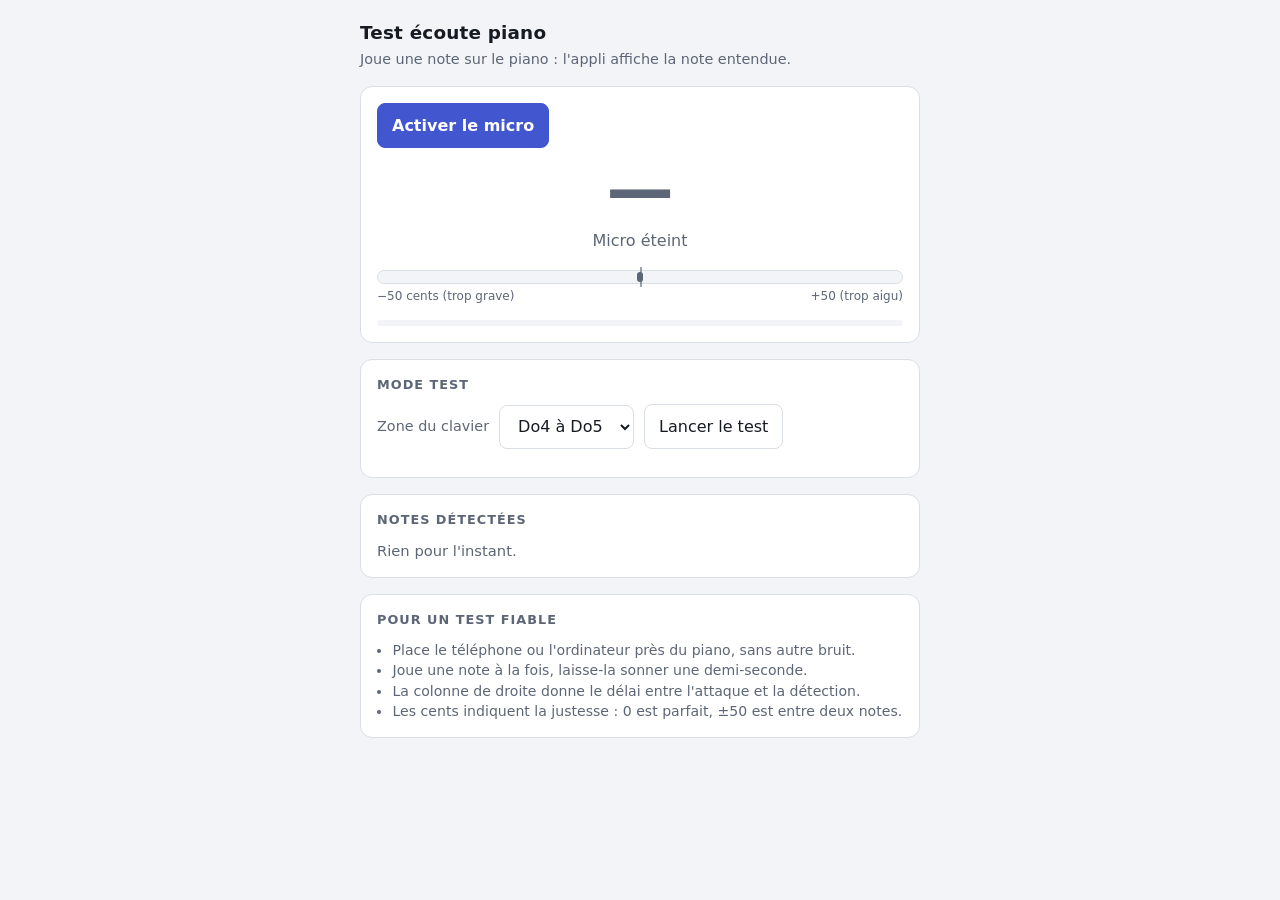
<file: test-ecoute/test-ecoute-piano.html>
<!doctype html>
<html lang="fr">
<head>
<meta charset="utf-8">
<meta name="viewport" content="width=device-width, initial-scale=1, viewport-fit=cover">
<title>Test écoute piano</title>
<style>
  :root {
    --bg: #f2f4f7;
    --surface: #ffffff;
    --line: #d9dde4;
    --fg: #161a22;
    --muted: #5d6676;
    --accent: #4256d0;
    --accent-fg: #ffffff;
    --ok: #17874f;
    --bad: #c8392f;
    --warn: #b7791f;
    color-scheme: light;
  }
  @media (prefers-color-scheme: dark) {
    :root:not([data-theme="light"]) {
      --bg: #12151b;
      --surface: #1b1f27;
      --line: #2e3440;
      --fg: #eceff4;
      --muted: #9aa3b2;
      --accent: #7e8dff;
      --accent-fg: #10131a;
      --ok: #3ecf8e;
      --bad: #ff6b60;
      --warn: #e8b24a;
      color-scheme: dark;
    }
  }
  * { box-sizing: border-box; }
  body {
    margin: 0;
    background: var(--bg);
    color: var(--fg);
    font: 16px/1.45 system-ui, -apple-system, "Segoe UI", Roboto, sans-serif;
    padding-block: 20px 40px;
    padding-left: max(16px, env(safe-area-inset-left, 0px));
    padding-right: max(16px, env(safe-area-inset-right, 0px));
  }
  main { max-width: 560px; margin: 0 auto; display: grid; gap: 16px; }
  h1 { font-size: 1.15rem; margin: 0; letter-spacing: .01em; }
  .sub { color: var(--muted); font-size: .9rem; margin: 2px 0 0; }
  .card { background: var(--surface); border: 1px solid var(--line); border-radius: 12px; padding: 16px; min-width: 0; }
  button, select {
    font: inherit; color: var(--fg); background: var(--surface);
    border: 1px solid var(--line); border-radius: 8px; padding: 10px 14px; min-height: 44px;
  }
  button { cursor: pointer; }
  button.primary { background: var(--accent); color: var(--accent-fg); border-color: var(--accent); font-weight: 600; }
  button:focus-visible, select:focus-visible { outline: 3px solid var(--accent); outline-offset: 2px; }
  .row { display: flex; gap: 10px; flex-wrap: wrap; align-items: center; }

  .note { text-align: center; padding-block: 8px 4px; }
  .note-name { font-size: 4.2rem; font-weight: 700; line-height: 1; font-variant-numeric: tabular-nums; min-height: 1em; }
  .note-name.dim { color: var(--muted); }
  .note-name.locked { color: var(--ok); }
  .note-meta { color: var(--muted); font-variant-numeric: tabular-nums; margin-top: 6px; min-height: 1.4em; }

  .meter { position: relative; height: 14px; background: var(--bg); border: 1px solid var(--line); border-radius: 7px; margin-top: 14px; }
  .meter::after { content: ""; position: absolute; left: 50%; top: -4px; bottom: -4px; width: 2px; background: var(--muted); opacity: .6; }
  .needle { position: absolute; top: 1px; bottom: 1px; width: 6px; margin-left: -3px; border-radius: 3px; background: var(--muted); left: 50%; transition: left .08s linear; }
  .needle.good { background: var(--ok); }
  .meter-labels { display: flex; justify-content: space-between; font-size: .75rem; color: var(--muted); margin-top: 4px; }

  .level { height: 6px; background: var(--bg); border-radius: 3px; overflow: hidden; margin-top: 14px; }
  .level > div { height: 100%; width: 0; background: var(--accent); transition: width .06s linear; }

  .target { text-align: center; }
  .target-name { font-size: 2.6rem; font-weight: 700; line-height: 1.1; }
  .target-msg { min-height: 1.5em; font-weight: 600; margin-top: 4px; }
  .target-msg.ok { color: var(--ok); }
  .target-msg.bad { color: var(--bad); }
  .score { display: flex; justify-content: center; gap: 18px; color: var(--muted); font-variant-numeric: tabular-nums; margin-top: 8px; }
  .score b { color: var(--fg); }

  .hist { list-style: none; margin: 0; padding: 0; display: grid; gap: 0; font-variant-numeric: tabular-nums; }
  .hist li { display: grid; grid-template-columns: 5.2em 1fr auto; gap: 8px; padding: 8px 0; border-top: 1px solid var(--line); font-size: .92rem; }
  .hist li:first-child { border-top: 0; }
  .hist .n { font-weight: 700; }
  .hist .t { color: var(--muted); text-align: right; }
  .hist .ok { color: var(--ok); }
  .hist .bad { color: var(--bad); }
  .empty { color: var(--muted); margin: 0; font-size: .92rem; }
  .err { color: var(--bad); margin: 10px 0 0; font-size: .92rem; }
  h2 { font-size: .8rem; text-transform: uppercase; letter-spacing: .08em; color: var(--muted); margin: 0 0 10px; }
  .tips { color: var(--muted); font-size: .88rem; margin: 0; padding-left: 1.1em; }
  [hidden] { display: none !important; }
</style>
</head>
<body>
<main>
  <header>
    <h1>Test écoute piano</h1>
    <p class="sub">Joue une note sur le piano : l'appli affiche la note entendue.</p>
  </header>

  <section class="card">
    <div class="row">
      <button id="start" class="primary" type="button">Activer le micro</button>
      <button id="stop" type="button" hidden>Arrêter</button>
    </div>
    <p id="error" class="err" hidden></p>
    <div class="note">
      <div id="noteName" class="note-name dim">—</div>
      <div id="noteMeta" class="note-meta">Micro éteint</div>
    </div>
    <div class="meter" aria-hidden="true"><div id="needle" class="needle"></div></div>
    <div class="meter-labels" aria-hidden="true"><span>−50 cents (trop grave)</span><span>+50 (trop aigu)</span></div>
    <div class="level" aria-hidden="true"><div id="level"></div></div>
  </section>

  <section class="card">
    <h2>Mode test</h2>
    <div class="row" style="margin-bottom:12px">
      <label for="range" class="sub" style="margin:0">Zone du clavier</label>
      <select id="range">
        <option value="60,71">Do4 à Si4</option>
        <option value="60,72" selected>Do4 à Do5</option>
        <option value="48,83">Do3 à Si5</option>
        <option value="36,95">Do2 à Si6</option>
      </select>
      <button id="toggleTest" type="button">Lancer le test</button>
    </div>
    <div id="testBox" class="target" hidden>
      <div class="sub">Note à jouer</div>
      <div id="targetName" class="target-name">—</div>
      <div id="targetMsg" class="target-msg"></div>
      <div class="score">
        <span>Réussies <b id="scoreOk">0</b></span>
        <span>Ratées <b id="scoreBad">0</b></span>
        <span>Taux <b id="scorePct">—</b></span>
      </div>
      <div class="row" style="justify-content:center;margin-top:12px">
        <button id="skip" type="button">Autre note</button>
        <button id="resetScore" type="button">Remettre à zéro</button>
      </div>
    </div>
  </section>

  <section class="card">
    <h2>Notes détectées</h2>
    <p id="histEmpty" class="empty">Rien pour l'instant.</p>
    <ul id="hist" class="hist"></ul>
  </section>

  <section class="card">
    <h2>Pour un test fiable</h2>
    <ul class="tips">
      <li>Place le téléphone ou l'ordinateur près du piano, sans autre bruit.</li>
      <li>Joue une note à la fois, laisse-la sonner une demi-seconde.</li>
      <li>La colonne de droite donne le délai entre l'attaque et la détection.</li>
      <li>Les cents indiquent la justesse : 0 est parfait, ±50 est entre deux notes.</li>
    </ul>
  </section>
</main>

<script>
// ---- PITCH START ----
const NOTE_FR = ['Do', 'Do#', 'Ré', 'Ré#', 'Mi', 'Fa', 'Fa#', 'Sol', 'Sol#', 'La', 'La#', 'Si'];

// Détection de hauteur par l'algorithme YIN (de Cheveigné & Kawahara, 2002).
function detectPitch(buf, sr) {
  const W = 2048;
  const minTau = Math.floor(sr / 2100);
  const maxTau = Math.min(Math.floor(sr / 55), buf.length - W - 1);
  let e = 0;
  for (let i = 0; i < buf.length; i++) e += buf[i] * buf[i];
  const rms = Math.sqrt(e / buf.length);
  if (rms < 0.008) return { rms, freq: null, clarity: 0 };

  const d = new Float32Array(maxTau + 1);
  for (let tau = 1; tau <= maxTau; tau++) {
    let s = 0;
    for (let j = 0; j < W; j++) {
      const diff = buf[j] - buf[j + tau];
      s += diff * diff;
    }
    d[tau] = s;
  }
  const c = new Float32Array(maxTau + 1);
  c[0] = 1;
  let run = 0;
  for (let tau = 1; tau <= maxTau; tau++) {
    run += d[tau];
    c[tau] = run === 0 ? 1 : (d[tau] * tau) / run;
  }

  const TH = 0.12;
  let tau = -1;
  for (let t = minTau; t < maxTau; t++) {
    if (c[t] < TH) {
      while (t + 1 < maxTau && c[t + 1] < c[t]) t++;
      tau = t;
      break;
    }
  }
  if (tau === -1) {
    let m = minTau;
    for (let t = minTau; t <= maxTau; t++) if (c[t] < c[m]) m = t;
    if (c[m] > 0.25) return { rms, freq: null, clarity: 0 };
    tau = m;
  }
  let better = tau;
  if (tau > 1 && tau < maxTau) {
    const a = c[tau - 1], b = c[tau], g = c[tau + 1];
    const den = a - 2 * b + g;
    if (den !== 0) better = tau + (a - g) / (2 * den);
  }
  return { rms, freq: sr / better, clarity: 1 - c[tau] };
}

function freqToNote(f) {
  const m = 69 + 12 * Math.log2(f / 440);
  const r = Math.round(m);
  return {
    midi: r,
    cents: Math.round((m - r) * 100),
    name: NOTE_FR[((r % 12) + 12) % 12],
    octave: Math.floor(r / 12) - 1
  };
}
function noteLabel(midi) {
  return NOTE_FR[((midi % 12) + 12) % 12] + (Math.floor(midi / 12) - 1);
}
// ---- PITCH END ----

(function () {
  const $ = (id) => document.getElementById(id);
  const el = {
    start: $('start'), stop: $('stop'), error: $('error'),
    noteName: $('noteName'), noteMeta: $('noteMeta'), needle: $('needle'), level: $('level'),
    range: $('range'), toggleTest: $('toggleTest'), testBox: $('testBox'),
    targetName: $('targetName'), targetMsg: $('targetMsg'),
    scoreOk: $('scoreOk'), scoreBad: $('scoreBad'), scorePct: $('scorePct'),
    skip: $('skip'), resetScore: $('resetScore'),
    hist: $('hist'), histEmpty: $('histEmpty')
  };

  const MIN_MIDI = 36, MAX_MIDI = 96;
  const STABLE_FRAMES = 4;      // 4 analyses de suite (environ 200 ms) sur la même note
  const TICK_MS = 50;

  let ctx = null, analyser = null, stream = null, timer = null;
  let buf = null;
  let cand = { midi: null, n: 0 };
  let emitted = false, silentFrames = 0, prevRms = 0, onsetAt = 0;
  let testOn = false, target = null, ok = 0, bad = 0;

  function showError(msg) { el.error.textContent = msg; el.error.hidden = !msg; }

  async function start() {
    showError('');
    if (!navigator.mediaDevices || !navigator.mediaDevices.getUserMedia) {
      showError("Ce navigateur n'autorise pas le micro ici. Ouvre la page avec Chrome ou Safari, depuis un fichier local ou une adresse https.");
      return;
    }
    try {
      // Pour de la musique, on coupe les traitements de la voix qui abîment le signal.
      stream = await navigator.mediaDevices.getUserMedia({
        audio: { echoCancellation: false, noiseSuppression: false, autoGainControl: false }
      });
    } catch (err) {
      showError("Micro refusé ou introuvable. Autorise l'accès au micro dans le navigateur, puis recommence.");
      return;
    }
    ctx = new (window.AudioContext || window.webkitAudioContext)();
    if (ctx.state === 'suspended') await ctx.resume();
    const src = ctx.createMediaStreamSource(stream);
    analyser = ctx.createAnalyser();
    analyser.fftSize = 4096;
    analyser.smoothingTimeConstant = 0;
    src.connect(analyser);
    buf = new Float32Array(analyser.fftSize);
    cand = { midi: null, n: 0 }; emitted = false; silentFrames = 0; prevRms = 0;
    timer = setInterval(tick, TICK_MS);
    el.start.hidden = true; el.stop.hidden = false;
    el.noteName.textContent = '—'; el.noteName.className = 'note-name dim';
    el.noteMeta.textContent = 'À l’écoute… joue une note';
  }

  function stop() {
    clearInterval(timer); timer = null;
    if (stream) stream.getTracks().forEach((t) => t.stop());
    if (ctx) ctx.close();
    ctx = analyser = stream = null;
    el.start.hidden = false; el.stop.hidden = true;
    el.noteName.textContent = '—'; el.noteName.className = 'note-name dim';
    el.noteMeta.textContent = 'Micro éteint';
    el.level.style.width = '0'; el.needle.style.left = '50%';
  }

  function tick() {
    analyser.getFloatTimeDomainData(buf);
    const res = detectPitch(buf, ctx.sampleRate);
    el.level.style.width = Math.min(100, res.rms * 800) + '%';

    // Nouvelle attaque : le niveau remonte nettement, on repart de zéro.
    if (res.rms > 0.02 && res.rms > prevRms * 1.7) {
      emitted = false; cand = { midi: null, n: 0 }; onsetAt = performance.now();
    }
    prevRms = res.rms;

    const valid = res.freq && res.clarity >= 0.8 && res.freq > 60 && res.freq < 2100;
    if (!valid) {
      silentFrames++;
      if (silentFrames >= 4) {
        cand = { midi: null, n: 0 }; emitted = false;
        el.noteName.textContent = '—'; el.noteName.className = 'note-name dim';
        el.noteMeta.textContent = 'À l’écoute… joue une note';
        el.needle.style.left = '50%'; el.needle.className = 'needle';
      }
      return;
    }
    silentFrames = 0;

    const note = freqToNote(res.freq);
    if (note.midi < MIN_MIDI || note.midi > MAX_MIDI) return;

    if (cand.midi === note.midi) cand.n++; else cand = { midi: note.midi, n: 1 };

    const locked = cand.n >= STABLE_FRAMES;
    el.noteName.textContent = noteLabel(note.midi);
    el.noteName.className = 'note-name' + (locked ? ' locked' : ' dim');
    el.noteMeta.textContent = res.freq.toFixed(1) + ' Hz · ' + (note.cents > 0 ? '+' : '') + note.cents + ' cents';
    el.needle.style.left = (50 + Math.max(-50, Math.min(50, note.cents))) + '%';
    el.needle.className = 'needle' + (Math.abs(note.cents) <= 15 ? ' good' : '');

    if (locked && !emitted) {
      emitted = true;
      const delay = onsetAt ? Math.round(performance.now() - onsetAt) : null;
      onNote(note, res.freq, delay);
    }
  }

  // ---- Journal et mode test ----
  function onNote(note, freq, delay) {
    let verdict = null;
    if (testOn && target !== null) {
      if (note.midi === target) { ok++; verdict = 'ok'; setTargetMsg('Bravo, c’est la bonne note', 'ok'); nextTarget(); }
      else { bad++; verdict = 'bad'; setTargetMsg('Entendu ' + noteLabel(note.midi) + ', attendu ' + noteLabel(target), 'bad'); }
      updateScore();
    }
    addRow(note, freq, delay, verdict);
  }

  function addRow(note, freq, delay, verdict) {
    el.histEmpty.hidden = true;
    const li = document.createElement('li');
    const n = document.createElement('span'); n.className = 'n' + (verdict ? ' ' + verdict : '');
    n.textContent = (verdict === 'ok' ? '✓ ' : verdict === 'bad' ? '✗ ' : '') + noteLabel(note.midi);
    const m = document.createElement('span');
    m.textContent = freq.toFixed(1) + ' Hz, ' + (note.cents > 0 ? '+' : '') + note.cents + ' cents';
    const t = document.createElement('span'); t.className = 't';
    t.textContent = delay !== null ? delay + ' ms' : '';
    li.append(n, m, t);
    el.hist.prepend(li);
    while (el.hist.children.length > 15) el.hist.removeChild(el.hist.lastChild);
  }

  function naturalsInRange() {
    const [lo, hi] = el.range.value.split(',').map(Number);
    const out = [];
    for (let m = lo; m <= hi; m++) if (![1, 3, 6, 8, 10].includes(((m % 12) + 12) % 12)) out.push(m);
    return out;
  }
  function nextTarget() {
    const pool = naturalsInRange().filter((m) => m !== target);
    target = pool[Math.floor(Math.random() * pool.length)];
    el.targetName.textContent = noteLabel(target);
  }
  function setTargetMsg(text, cls) { el.targetMsg.textContent = text; el.targetMsg.className = 'target-msg ' + (cls || ''); }
  function updateScore() {
    el.scoreOk.textContent = ok; el.scoreBad.textContent = bad;
    el.scorePct.textContent = ok + bad ? Math.round((100 * ok) / (ok + bad)) + ' %' : '—';
  }

  el.start.addEventListener('click', start);
  el.stop.addEventListener('click', stop);
  el.toggleTest.addEventListener('click', () => {
    testOn = !testOn;
    el.testBox.hidden = !testOn;
    el.toggleTest.textContent = testOn ? 'Arrêter le test' : 'Lancer le test';
    if (testOn) { target = null; nextTarget(); setTargetMsg(''); }
  });
  el.skip.addEventListener('click', () => { nextTarget(); setTargetMsg(''); });
  el.resetScore.addEventListener('click', () => { ok = 0; bad = 0; updateScore(); setTargetMsg(''); });
  el.range.addEventListener('change', () => { if (testOn) { target = null; nextTarget(); setTargetMsg(''); } });
})();
</script>
</body>
</html>
</file>
